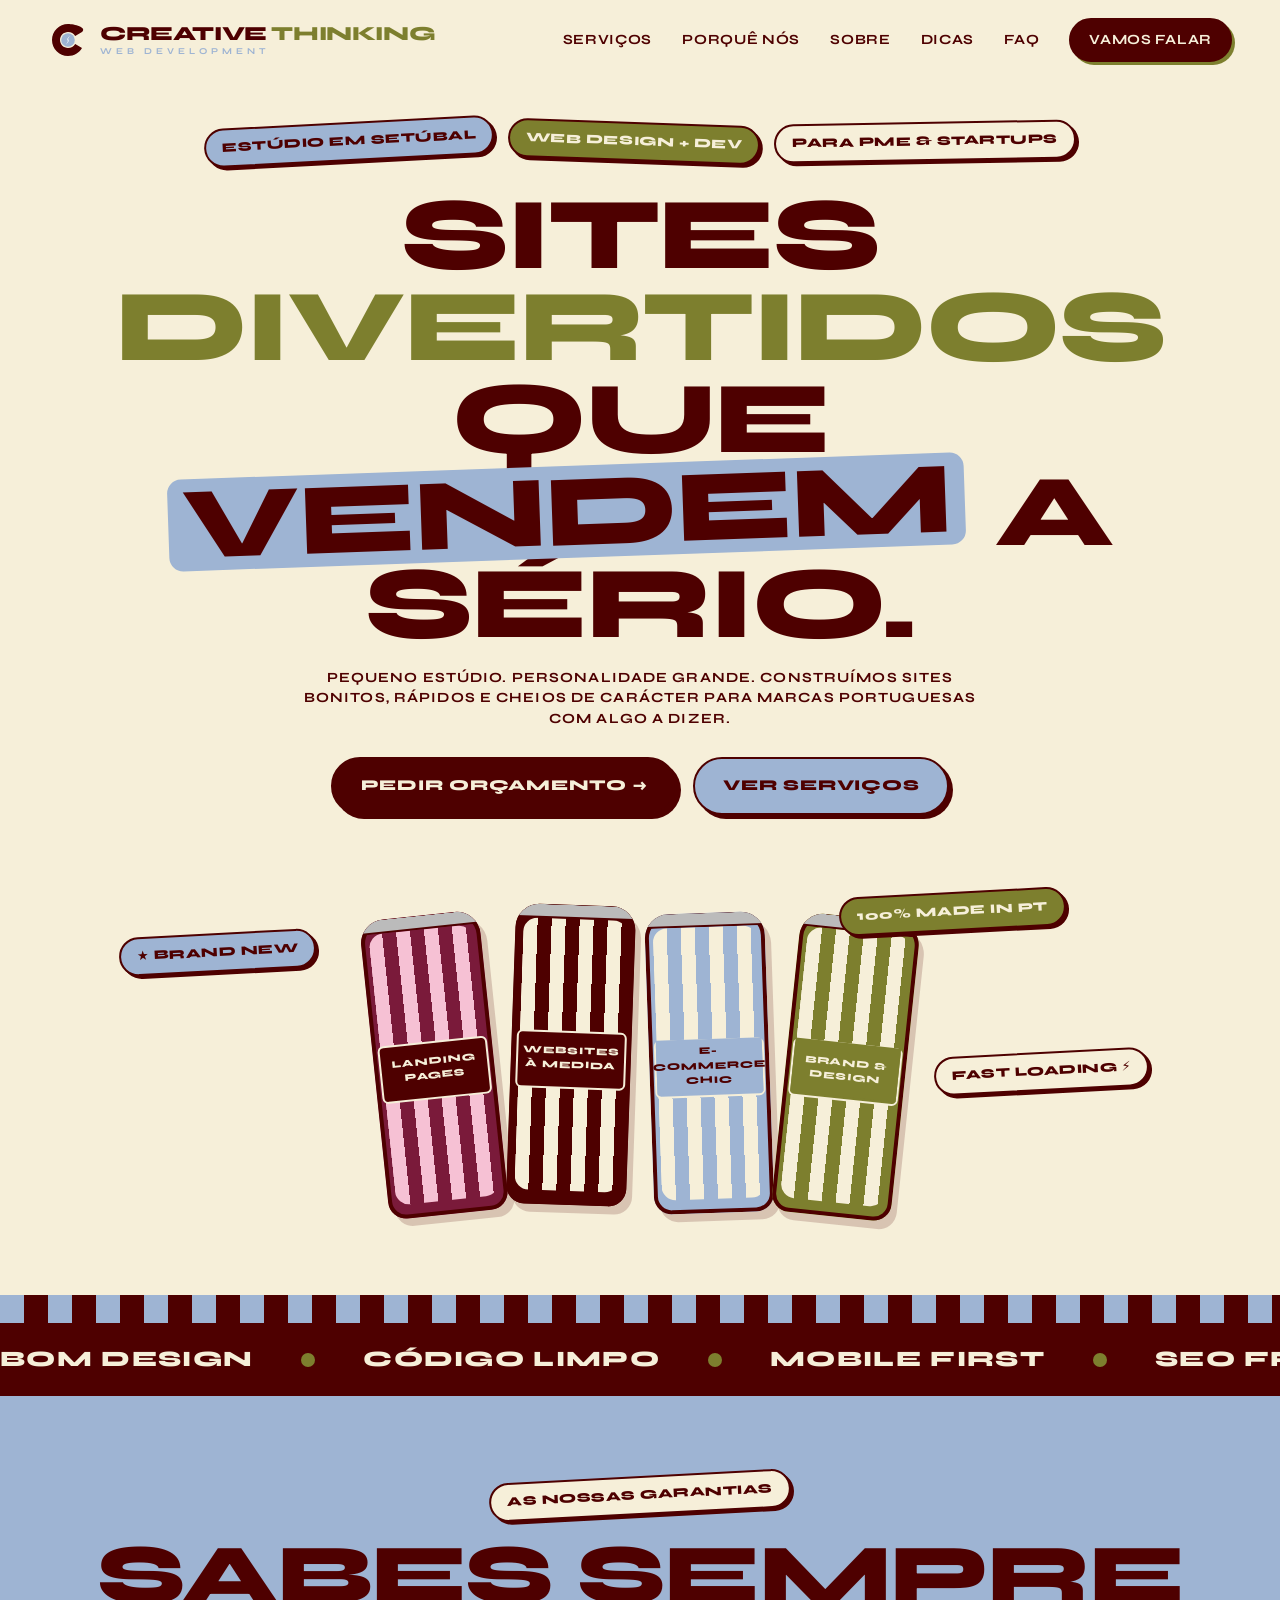
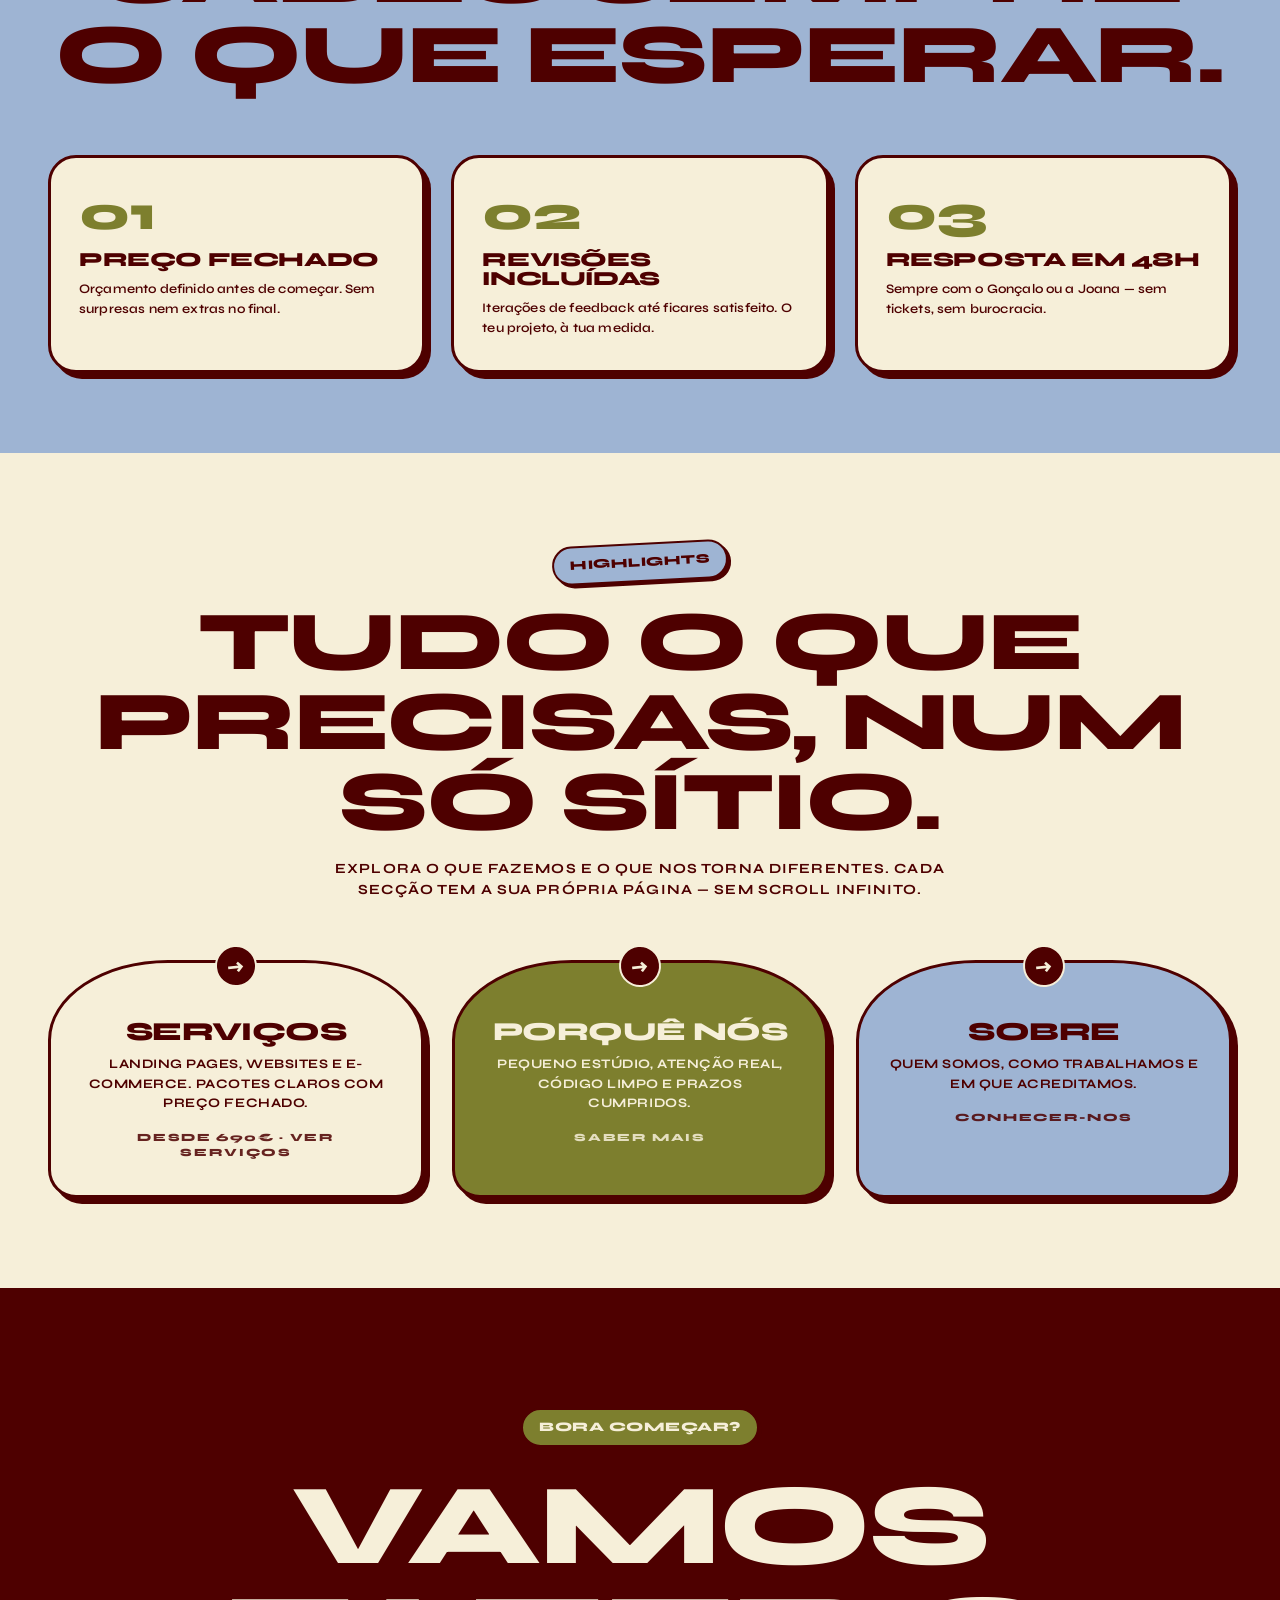
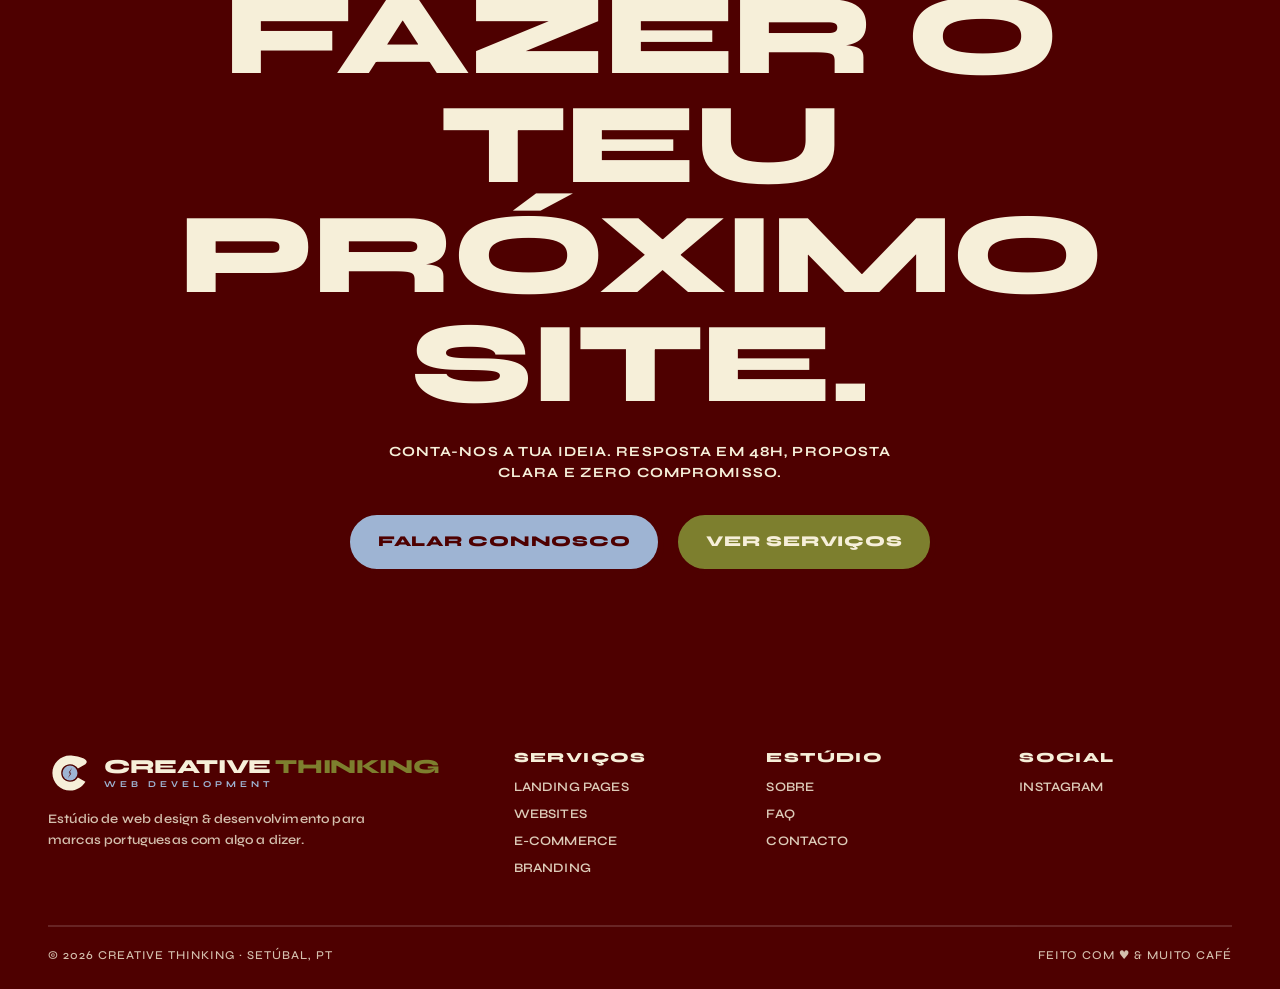
<file: site/index.html>
<!doctype html>
<html lang="pt">
<head>
<meta charset="utf-8" />
<meta name="viewport" content="width=device-width,initial-scale=1" />
<title>Creative Thinking — Web Development & Design</title>
<meta name="description" content="Estúdio de web development e design para pequenas empresas e startups. Sites bonitos, rápidos e com personalidade." />
<link rel="icon" href="favicon.svg" type="image/svg+xml">
<meta property="og:type" content="website">
<meta property="og:url" content="https://creativethinking.pt/">
<meta property="og:title" content="Creative Thinking — Web Development & Design">
<meta property="og:description" content="Pequeno estúdio. Sites bonitos, rápidos e com personalidade para marcas portuguesas.">
<meta property="og:image" content="https://creativethinking.pt/og-image.png">
<meta name="twitter:card" content="summary_large_image">
<meta name="theme-color" content="#4E0000">
<link rel="canonical" href="https://creativethinking.pt/">
<script type="application/ld+json">
{
  "@context": "https://schema.org",
  "@type": "LocalBusiness",
  "name": "Creative Thinking",
  "description": "Estúdio de web design e desenvolvimento para marcas portuguesas.",
  "url": "https://creativethinking.pt",
  "email": "joana@creativethinking.pt",
  "telephone": "+351913306609",
  "address": {
    "@type": "PostalAddress",
    "addressLocality": "Setúbal",
    "addressCountry": "PT"
  },
  "sameAs": ["https://www.instagram.com/creativethinking.pt/"]
}
</script>
<link rel="preconnect" href="https://fonts.googleapis.com">
<link rel="preconnect" href="https://fonts.gstatic.com" crossorigin>
<link href="https://fonts.googleapis.com/css2?family=Syne:wght@500;700;800&family=Caveat:wght@500;700&display=swap" rel="stylesheet">
<link rel="stylesheet" href="styles.css">
</head>
<body>
<header class="nav" id="nav">
  <div class="container nav-inner">
    <a href="index.html" class="logo" aria-label="Creative Thinking — Início">
      <svg viewBox="0 0 100 100" width="40" height="40" aria-hidden="true">
        <path d="M50 10C27.9 10 10 27.9 10 50s17.9 40 40 40c15.5 0 28.5-8.5 35-20L68 60c-4 6-10 10-18 10-11.1 0-20-8.9-20-20s8.9-20 20-20c8 0 14 4 18 10l17-10C98.5 18.5 65.5 10 50 10Z" fill="#4E0000"/>
        <circle cx="50" cy="50" r="17" fill="#9EB4D3"/>
        <polygon points="55,38 48,51 53,51 45,62 52,49 47,49" fill="#FFFFFF"/>
      </svg>
      <span class="logo-text">
        <span class="row"><span class="a">Creative</span> <span class="b">Thinking</span></span>
        <span class="sub">WEB DEVELOPMENT</span>
      </span>
    </a>
    <nav class="nav-links" id="navLinks" aria-label="Navegação principal">
      <a href="servicos.html">Serviços</a>
      <a href="porque.html">Porquê nós</a>
      <a href="sobre.html">Sobre</a>
      <a href="dicas.html">Dicas</a>
      <a href="faq.html">FAQ</a>
      <a href="contacto.html" class="nav-cta">Vamos falar</a>
    </nav>
    <button class="burger" id="burger" aria-label="Abrir menu"><span></span></button>
  </div>
</header>

<section class="hero">
  <div class="container">
    <div class="badges">
      <span class="sticker">Estúdio em Setúbal</span>
      <span class="sticker gold">Web design + Dev</span>
      <span class="sticker cream">Para PME &amp; Startups</span>
    </div>
    <h1>
      Sites <span class="pop">divertidos</span><br>
      que <span class="blue">vendem</span> a sério.
    </h1>
    <p class="lead">Pequeno estúdio. Personalidade grande. Construímos sites bonitos, rápidos e cheios de carácter para marcas portuguesas com algo a dizer.</p>
    <div class="cta-row">
      <a href="contacto.html" class="btn btn-dark">Pedir orçamento →</a>
      <a href="servicos.html" class="btn btn-primary">Ver serviços</a>
    </div>

    <div class="hero-shapes" aria-hidden="true">
      <span class="float-sticker s1 sticker">★ Brand New</span>
      <span class="float-sticker s3 sticker gold">100% Made in PT</span>
      <span class="float-sticker s2 sticker cream">Fast loading ⚡</span>

      <div class="can c1"><div class="top"></div><div class="label">LANDING<br>PAGES</div></div>
      <div class="can c2"><div class="top"></div><div class="label">WEBSITES<br>À MEDIDA</div></div>
      <div class="can c3"><div class="top"></div><div class="label">E-COMMERCE<br>CHIC</div></div>
      <div class="can c4"><div class="top"></div><div class="label">BRAND &amp;<br>DESIGN</div></div>
    </div>
  </div>
</section>

<div class="stripes" aria-hidden="true"></div>

<div class="marquee" aria-hidden="true">
  <div class="marquee-track">
    <span>Bom design <i class="dot"></i> Código limpo <i class="dot"></i> Mobile first <i class="dot"></i> SEO friendly <i class="dot"></i> Sites com personalidade <i class="dot"></i> Feito em Portugal <i class="dot"></i></span>
    <span>Bom design <i class="dot"></i> Código limpo <i class="dot"></i> Mobile first <i class="dot"></i> SEO friendly <i class="dot"></i> Sites com personalidade <i class="dot"></i> Feito em Portugal <i class="dot"></i></span>
  </div>
</div>

<section class="section-blue trust-strip">
  <div class="container">
    <div class="section-head reveal">
      <span class="sticker cream">As nossas garantias</span>
      <h2>Sabes sempre<br>o que esperar.</h2>
    </div>
    <div class="trust-grid">
      <article class="trust-item reveal">
        <div class="num">01</div>
        <h3>Preço fechado</h3>
        <p>Orçamento definido antes de começar. Sem surpresas nem extras no final.</p>
      </article>
      <article class="trust-item reveal">
        <div class="num">02</div>
        <h3>Revisões incluídas</h3>
        <p>Iterações de feedback até ficares satisfeito. O teu projeto, à tua medida.</p>
      </article>
      <article class="trust-item reveal">
        <div class="num">03</div>
        <h3>Resposta em 48h</h3>
        <p>Sempre com o Gonçalo ou a Joana — sem tickets, sem burocracia.</p>
      </article>
    </div>
  </div>
</section>

<section class="section-cream">
  <div class="container">
    <div class="section-head reveal">
      <span class="sticker">Highlights</span>
      <h2>Tudo o que<br>precisas, num só sítio.</h2>
      <p>Explora o que fazemos e o que nos torna diferentes. Cada secção tem a sua própria página — sem scroll infinito.</p>
    </div>
    <div class="blob-grid">
      <a href="servicos.html" class="blob-card reveal"><span class="num">→</span><h3>Serviços</h3><p>Landing pages, websites e e-commerce. Pacotes claros com preço fechado.</p><div class="price">Desde 690€ · VER SERVIÇOS</div></a>
      <a href="porque.html" class="blob-card gold reveal"><span class="num">→</span><h3>Porquê nós</h3><p>Pequeno estúdio, atenção real, código limpo e prazos cumpridos.</p><div class="price">SABER MAIS</div></a>
      <a href="sobre.html" class="blob-card blue reveal"><span class="num">→</span><h3>Sobre</h3><p>Quem somos, como trabalhamos e em que acreditamos.</p><div class="price">CONHECER-NOS</div></a>
    </div>
  </div>
</section>

<section class="section-dark final-cta">
  <div class="container">
    <span class="sticker gold reveal">Bora começar?</span>
    <h2 class="reveal">Vamos fazer o<br>teu próximo site.</h2>
    <p class="reveal" style="font-size:14px;font-weight:700;letter-spacing:.08em;margin:0 auto 30px;max-width:560px">Conta-nos a tua ideia. Resposta em 48h, proposta clara e zero compromisso.</p>
    <div class="cta-row reveal" style="display:flex;gap:16px;justify-content:center;flex-wrap:wrap">
      <a href="contacto.html" class="btn btn-primary">Falar connosco</a>
      <a href="servicos.html" class="btn btn-gold">Ver serviços</a>
    </div>
  </div>
</section>

<footer>
  <div class="container">
    <div class="foot">
      <div class="brand">
        <div class="logo">
          <svg viewBox="0 0 100 100" width="44" height="44" aria-hidden="true">
            <path d="M50 10C27.9 10 10 27.9 10 50s17.9 40 40 40c15.5 0 28.5-8.5 35-20L68 60c-4 6-10 10-18 10-11.1 0-20-8.9-20-20s8.9-20 20-20c8 0 14 4 18 10l17-10C98.5 18.5 65.5 10 50 10Z" fill="#F6EFD9"/>
            <circle cx="50" cy="50" r="17" fill="#9EB4D3"/>
            <polygon points="55,38 48,51 53,51 45,62 52,49 47,49" fill="#4E0000"/>
          </svg>
          <span class="logo-text">
            <span class="row" style="color:var(--cream)">Creative <span style="color:var(--gold)">Thinking</span></span>
            <span class="sub" style="color:var(--blue)">WEB DEVELOPMENT</span>
          </span>
        </div>
        <p>Estúdio de web design &amp; desenvolvimento para marcas portuguesas com algo a dizer.</p>
      </div>
      <div><h4>Serviços</h4><a href="servicos.html">Landing Pages</a><a href="servicos.html">Websites</a><a href="servicos.html">E-commerce</a><a href="servicos.html">Branding</a></div>
      <div><h4>Estúdio</h4><a href="sobre.html">Sobre</a><a href="faq.html">FAQ</a><a href="contacto.html">Contacto</a></div>
      <div><h4>Social</h4><a href="https://www.instagram.com/creativethinking.pt/" target="_blank" rel="noopener">Instagram</a></div>
    </div>
    <div class="foot-bottom">
      <span>© 2026 Creative Thinking · Setúbal, PT</span>
      <span>Feito com ♥ &amp; muito café</span>
    </div>
  </div>
</footer>

<script src="script.js"></script>
</body>
</html>
</file>
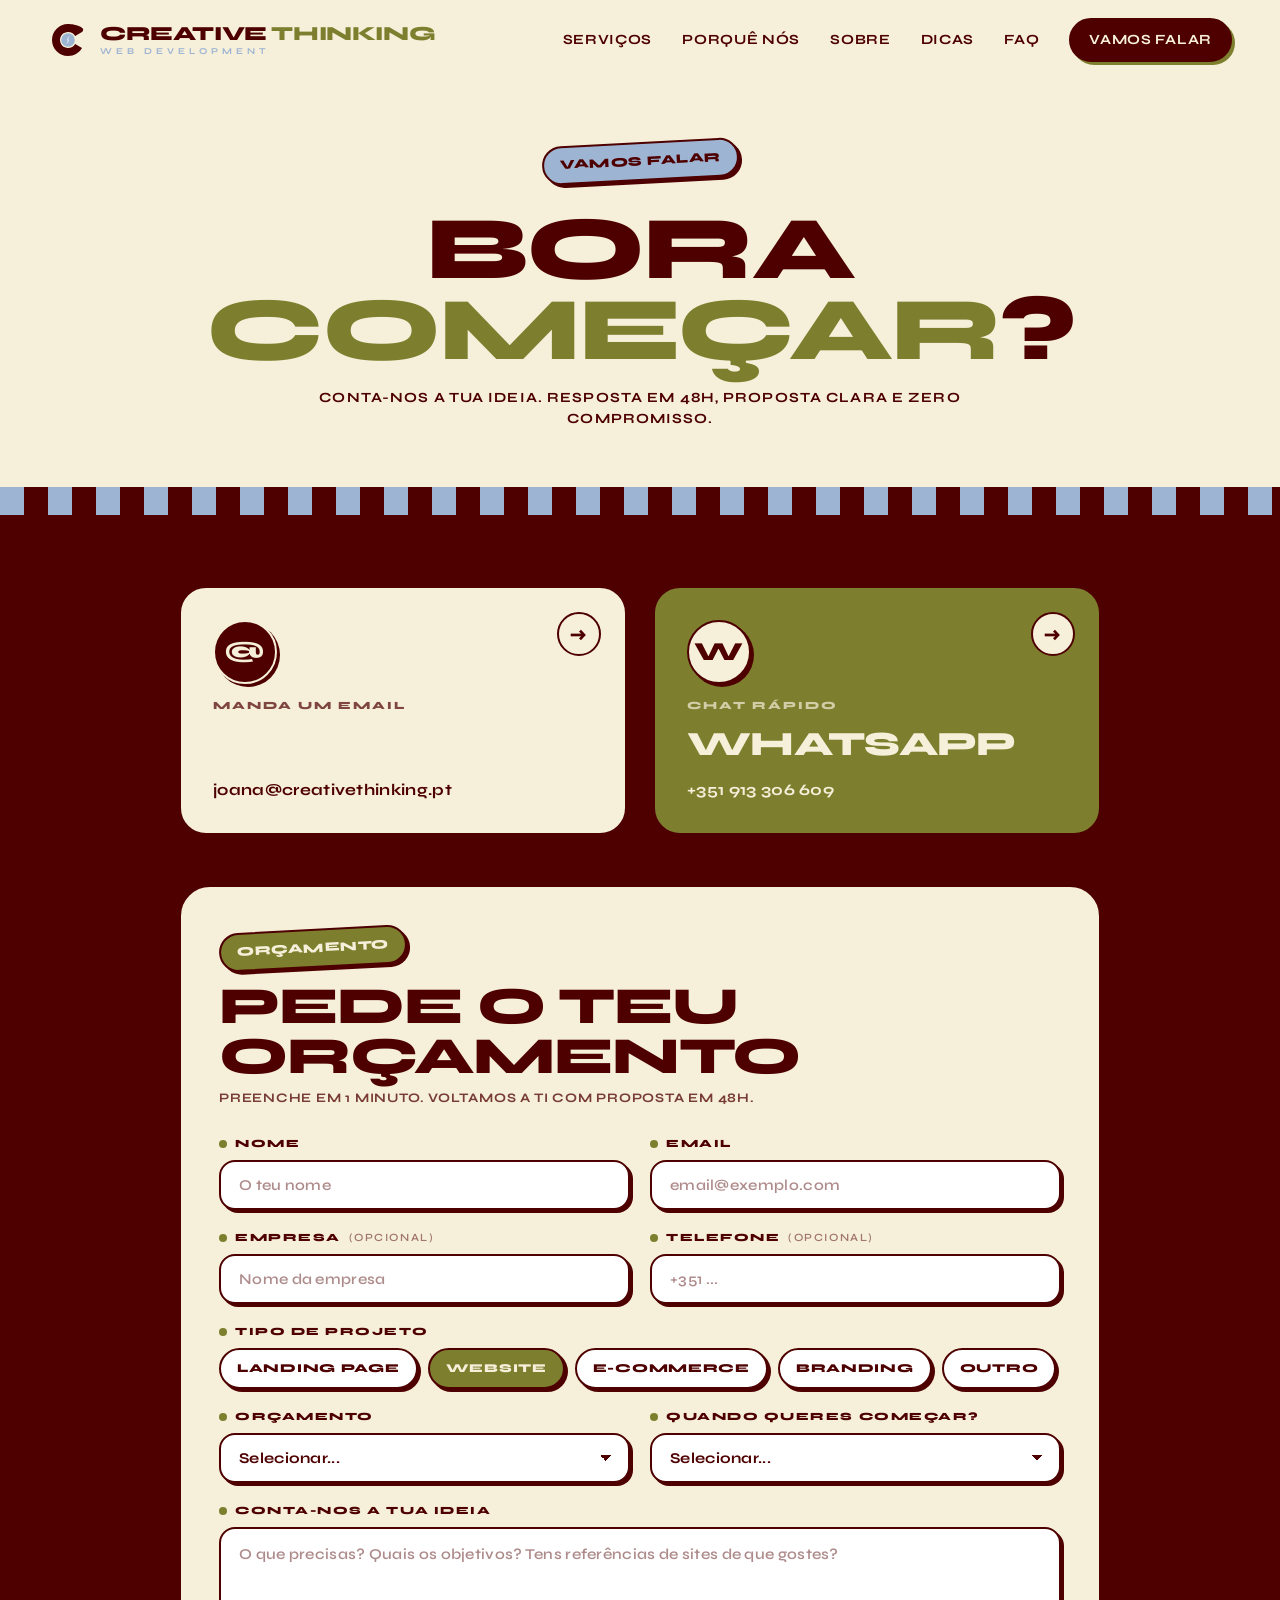
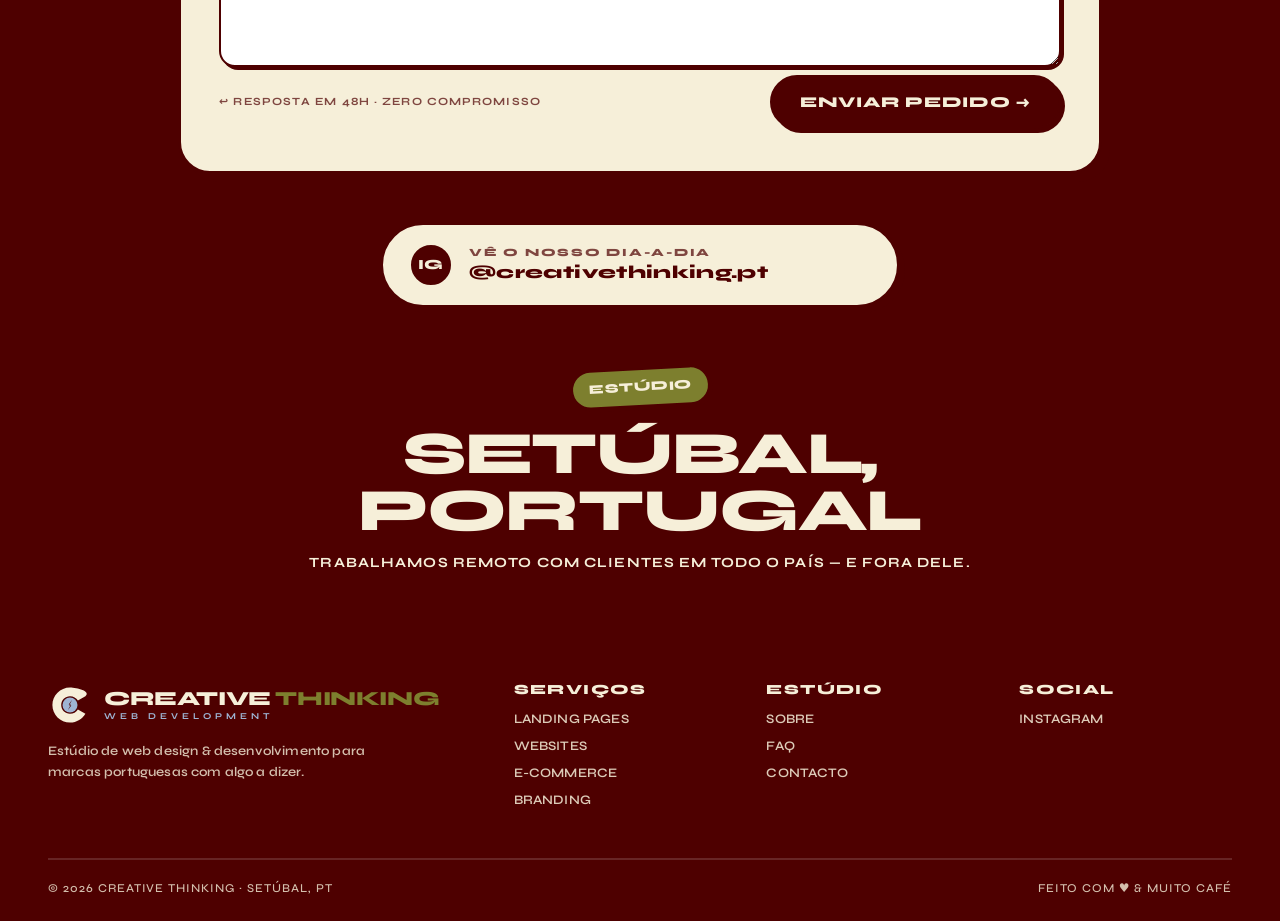
<file: site/contacto.html>
<!doctype html>
<html lang="pt">
<head>
<meta charset="utf-8" />
<meta name="viewport" content="width=device-width,initial-scale=1" />
<title>Contacto — Creative Thinking</title>
<meta name="description" content="Email, WhatsApp, formulário e redes sociais para falares com a Creative Thinking." />
<link rel="icon" href="favicon.svg" type="image/svg+xml">
<meta property="og:type" content="website">
<meta property="og:url" content="https://creativethinking.pt/contacto.html">
<meta property="og:title" content="Contacto — Creative Thinking">
<meta property="og:description" content="Fala connosco por email, WhatsApp ou formulário. Resposta em 48h.">
<meta property="og:image" content="https://creativethinking.pt/og-image.png">
<meta name="twitter:card" content="summary_large_image">
<meta name="theme-color" content="#4E0000">
<link rel="canonical" href="https://creativethinking.pt/contacto.html">
<link rel="preconnect" href="https://fonts.googleapis.com">
<link rel="preconnect" href="https://fonts.gstatic.com" crossorigin>
<link href="https://fonts.googleapis.com/css2?family=Syne:wght@500;700;800&family=Caveat:wght@500;700&display=swap" rel="stylesheet">
<link rel="stylesheet" href="styles.css">
</head>
<body>
<header class="nav" id="nav">
  <div class="container nav-inner">
    <a href="index.html" class="logo" aria-label="Creative Thinking — Início">
      <svg viewBox="0 0 100 100" width="40" height="40" aria-hidden="true">
        <path d="M50 10C27.9 10 10 27.9 10 50s17.9 40 40 40c15.5 0 28.5-8.5 35-20L68 60c-4 6-10 10-18 10-11.1 0-20-8.9-20-20s8.9-20 20-20c8 0 14 4 18 10l17-10C98.5 18.5 65.5 10 50 10Z" fill="#4E0000"/>
        <circle cx="50" cy="50" r="17" fill="#9EB4D3"/>
        <polygon points="55,38 48,51 53,51 45,62 52,49 47,49" fill="#FFFFFF"/>
      </svg>
      <span class="logo-text">
        <span class="row"><span class="a">Creative</span> <span class="b">Thinking</span></span>
        <span class="sub">WEB DEVELOPMENT</span>
      </span>
    </a>
    <nav class="nav-links" id="navLinks" aria-label="Navegação principal">
      <a href="servicos.html">Serviços</a>
      <a href="porque.html">Porquê nós</a>
      <a href="sobre.html">Sobre</a>
      <a href="dicas.html">Dicas</a>
      <a href="faq.html">FAQ</a>
      <a href="contacto.html" class="nav-cta">Vamos falar</a>
    </nav>
    <button class="burger" id="burger" aria-label="Abrir menu"><span></span></button>
  </div>
</header>

<section class="hero" style="padding:60px 0 30px">
  <div class="container">
    <div class="badges"><span class="sticker">Vamos falar</span></div>
    <h1 style="font-size:clamp(40px,7vw,90px)">Bora <span class="pop">começar</span>?</h1>
    <p class="lead">Conta-nos a tua ideia. Resposta em 48h, proposta clara e zero compromisso.</p>
  </div>
</section>

<div class="stripes" aria-hidden="true"></div>

<section class="section-dark" style="padding:70px 0 50px">
  <div class="container" style="max-width:980px">

    <div class="contact-top">
      <a href="mailto:joana@creativethinking.pt" class="contact-card reveal">
        <div class="arrow">→</div>
        <div class="icon">@</div>
        <div class="label">Manda um email</div>
        <h3>Email</h3>
        <span class="value">joana@creativethinking.pt</span>
      </a>
      <a href="https://wa.me/351913306609" class="contact-card wa reveal" target="_blank" rel="noopener">
        <div class="arrow">→</div>
        <div class="icon">W</div>
        <div class="label">Chat rápido</div>
        <h3>WhatsApp</h3>
        <span class="value">+351 913 306 609</span>
      </a>
    </div>

    <form class="contact-form reveal" id="contactForm" novalidate>
      <div class="form-head">
        <span class="sticker gold">Orçamento</span>
        <h2>Pede o teu orçamento</h2>
      </div>
      <p class="form-sub">Preenche em 1 minuto. Voltamos a ti com proposta em 48h.</p>

      <div class="form-grid">
        <div class="field">
          <label for="f-name"><span class="dot"></span>Nome</label>
          <input id="f-name" name="name" type="text" placeholder="O teu nome" required>
        </div>
        <div class="field">
          <label for="f-email"><span class="dot"></span>Email</label>
          <input id="f-email" name="email" type="email" placeholder="email@exemplo.com" required>
        </div>

        <div class="field">
          <label for="f-company"><span class="dot"></span>Empresa <em style="opacity:.5;font-style:normal;font-weight:600">(opcional)</em></label>
          <input id="f-company" name="company" type="text" placeholder="Nome da empresa">
        </div>
        <div class="field">
          <label for="f-phone"><span class="dot"></span>Telefone <em style="opacity:.5;font-style:normal;font-weight:600">(opcional)</em></label>
          <input id="f-phone" name="phone" type="tel" placeholder="+351 ...">
        </div>

        <div class="field full">
          <label><span class="dot"></span>Tipo de projeto</label>
          <div class="chips" role="radiogroup" aria-label="Tipo de projeto">
            <label class="chip"><input type="radio" name="project" value="landing"><span>Landing page</span></label>
            <label class="chip"><input type="radio" name="project" value="website" checked><span>Website</span></label>
            <label class="chip"><input type="radio" name="project" value="ecommerce"><span>E-commerce</span></label>
            <label class="chip"><input type="radio" name="project" value="branding"><span>Branding</span></label>
            <label class="chip"><input type="radio" name="project" value="outro"><span>Outro</span></label>
          </div>
        </div>

        <div class="field">
          <label for="f-budget"><span class="dot"></span>Orçamento</label>
          <select id="f-budget" name="budget">
            <option value="">Selecionar...</option>
            <option value="lt-1k">Até 1.000 €</option>
            <option value="1-3k">1.000 € – 3.000 €</option>
            <option value="3-6k">3.000 € – 6.000 €</option>
            <option value="6-10k">6.000 € – 10.000 €</option>
            <option value="10k+">10.000 € +</option>
            <option value="?">Ainda não sei</option>
          </select>
        </div>
        <div class="field">
          <label for="f-when"><span class="dot"></span>Quando queres começar?</label>
          <select id="f-when" name="when">
            <option value="">Selecionar...</option>
            <option>O quanto antes</option>
            <option>Próximo mês</option>
            <option>Próximos 3 meses</option>
            <option>Só estou a explorar</option>
          </select>
        </div>

        <div class="field full">
          <label for="f-msg"><span class="dot"></span>Conta-nos a tua ideia</label>
          <textarea id="f-msg" name="message" placeholder="O que precisas? Quais os objetivos? Tens referências de sites de que gostes?" required></textarea>
        </div>
      </div>

      <div class="form-actions">
        <span class="form-note">↩ Resposta em 48h · zero compromisso</span>
        <button type="submit" class="btn btn-dark">Enviar pedido →</button>
      </div>
    </form>

    <div class="form-success reveal" id="formSuccess">
      <div class="big">🎉</div>
      <h3>Recebido!</h3>
      <p>Voltamos a ti em 48h. Entretanto, segue-nos no Instagram.</p>
    </div>

    <div class="socials-row reveal" style="grid-template-columns:1fr;max-width:520px;margin-left:auto;margin-right:auto">
      <a href="https://www.instagram.com/creativethinking.pt/" class="social-pill" target="_blank" rel="noopener">
        <div class="icon">IG</div>
        <div class="meta">
          <span class="t">Vê o nosso dia-a-dia</span>
          <span class="h">@creativethinking.pt</span>
        </div>
      </a>
    </div>

    <div class="reveal" style="text-align:center;margin-top:60px">
      <span class="sticker gold">Estúdio</span>
      <h2 style="font-size:clamp(34px,5vw,60px);margin-top:18px;color:var(--cream)">Setúbal, Portugal</h2>
      <p style="margin-top:14px;font-size:14px;font-weight:700;letter-spacing:.08em">Trabalhamos remoto com clientes em todo o país — e fora dele.</p>
    </div>
  </div>
</section>

<footer>
  <div class="container">
    <div class="foot">
      <div class="brand">
        <div class="logo">
          <svg viewBox="0 0 100 100" width="44" height="44" aria-hidden="true">
            <path d="M50 10C27.9 10 10 27.9 10 50s17.9 40 40 40c15.5 0 28.5-8.5 35-20L68 60c-4 6-10 10-18 10-11.1 0-20-8.9-20-20s8.9-20 20-20c8 0 14 4 18 10l17-10C98.5 18.5 65.5 10 50 10Z" fill="#F6EFD9"/>
            <circle cx="50" cy="50" r="17" fill="#9EB4D3"/>
            <polygon points="55,38 48,51 53,51 45,62 52,49 47,49" fill="#4E0000"/>
          </svg>
          <span class="logo-text">
            <span class="row" style="color:var(--cream)">Creative <span style="color:var(--gold)">Thinking</span></span>
            <span class="sub" style="color:var(--blue)">WEB DEVELOPMENT</span>
          </span>
        </div>
        <p>Estúdio de web design &amp; desenvolvimento para marcas portuguesas com algo a dizer.</p>
      </div>
      <div><h4>Serviços</h4><a href="servicos.html">Landing Pages</a><a href="servicos.html">Websites</a><a href="servicos.html">E-commerce</a><a href="servicos.html">Branding</a></div>
      <div><h4>Estúdio</h4><a href="sobre.html">Sobre</a><a href="faq.html">FAQ</a><a href="contacto.html">Contacto</a></div>
      <div><h4>Social</h4><a href="https://www.instagram.com/creativethinking.pt/" target="_blank" rel="noopener">Instagram</a></div>
    </div>
    <div class="foot-bottom">
      <span>© 2026 Creative Thinking · Setúbal, PT</span>
      <span>Feito com ♥ &amp; muito café</span>
    </div>
  </div>
</footer>

<script src="script.js"></script>
<script>
  document.getElementById('contactForm').addEventListener('submit', async function(e){
    e.preventDefault();
    this.classList.add('attempted');
    if(!this.checkValidity()) return;

    const btn = this.querySelector('button[type="submit"]');
    btn.disabled = true;
    btn.textContent = 'A enviar...';

    const fd = new FormData(this);
    const data = {
      name: fd.get('name'),
      email: fd.get('email'),
      company: fd.get('company'),
      phone: fd.get('phone'),
      project: fd.get('project'),
      budget: fd.get('budget'),
      when: fd.get('when'),
      message: fd.get('message'),
    };

    try {
      const res = await fetch('/api/orcamento', {
        method: 'POST',
        headers: { 'Content-Type': 'application/json' },
        body: JSON.stringify(data),
      });
      if (!res.ok) throw new Error('Server error');
      this.style.display = 'none';
      document.getElementById('formSuccess').classList.add('show');
      window.scrollTo({top: document.getElementById('formSuccess').offsetTop - 120, behavior:'smooth'});
    } catch {
      btn.disabled = false;
      btn.textContent = 'Enviar pedido →';
      alert('Erro ao enviar. Tenta novamente ou envia email para joana@creativethinking.pt');
    }
  });
</script>
</body>
</html>
</file>
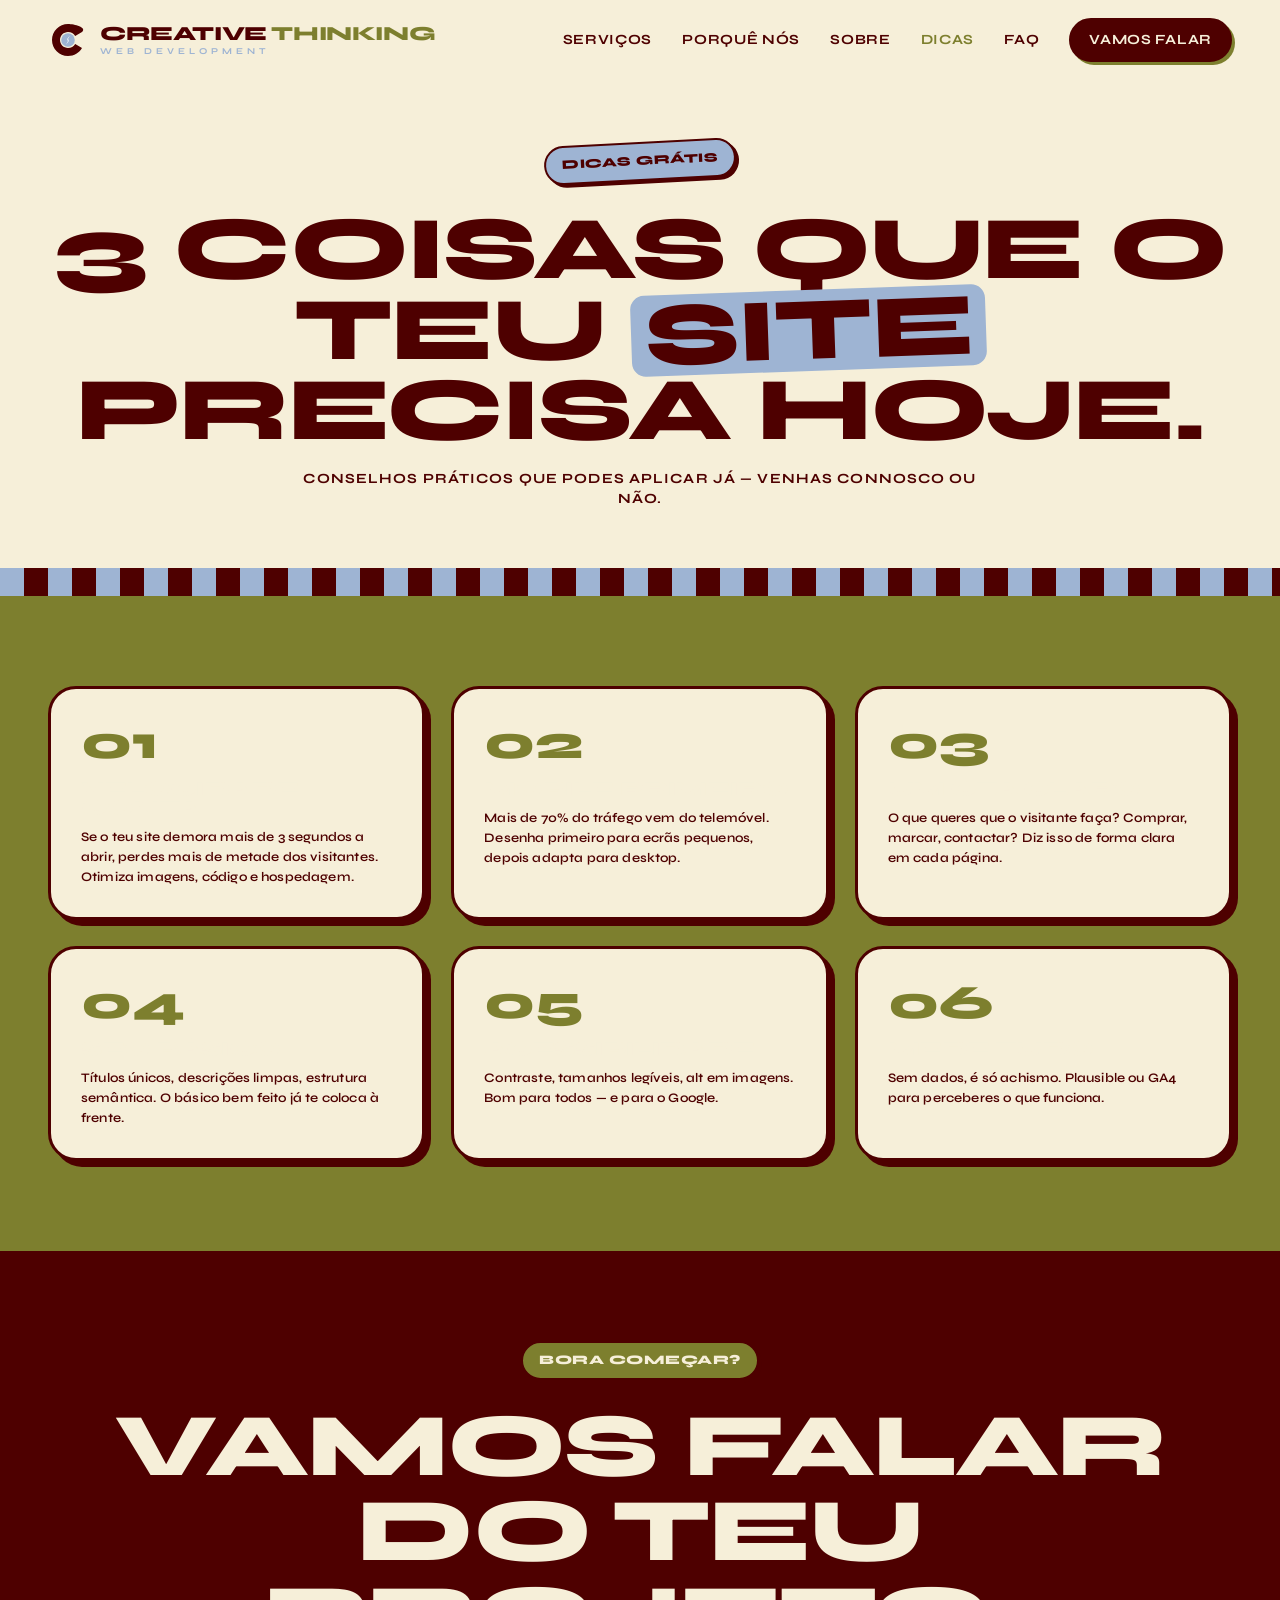
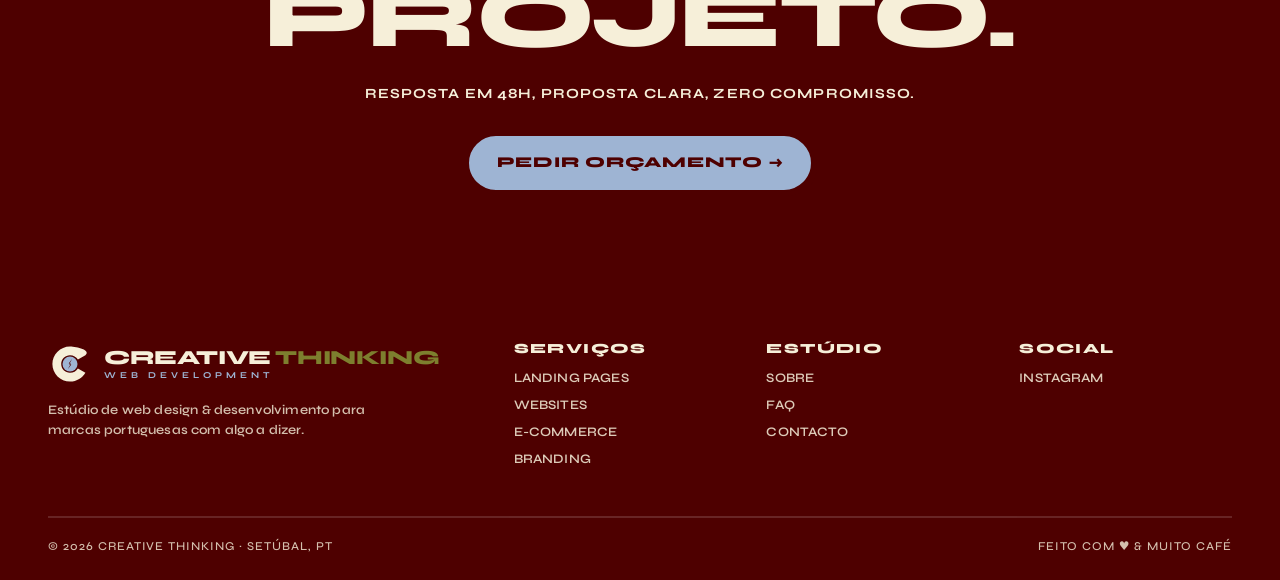
<file: site/dicas.html>
<!doctype html>
<html lang="pt">
<head>
<meta charset="utf-8" />
<meta name="viewport" content="width=device-width,initial-scale=1" />
<title>Dicas — Creative Thinking</title>
<meta name="description" content="Conselhos práticos de web design e desenvolvimento que podes aplicar já ao teu site." />
<link rel="icon" href="favicon.svg" type="image/svg+xml">
<meta property="og:type" content="website">
<meta property="og:url" content="https://creativethinking.pt/dicas.html">
<meta property="og:title" content="Dicas — Creative Thinking">
<meta property="og:description" content="Conselhos práticos de web design e desenvolvimento que podes aplicar já ao teu site.">
<meta property="og:image" content="https://creativethinking.pt/og-image.png">
<meta name="twitter:card" content="summary_large_image">
<meta name="theme-color" content="#4E0000">
<link rel="canonical" href="https://creativethinking.pt/dicas.html">
<link rel="preconnect" href="https://fonts.googleapis.com">
<link rel="preconnect" href="https://fonts.gstatic.com" crossorigin>
<link href="https://fonts.googleapis.com/css2?family=Syne:wght@500;700;800&family=Caveat:wght@500;700&display=swap" rel="stylesheet">
<link rel="stylesheet" href="styles.css">
</head>
<body>
<header class="nav" id="nav">
  <div class="container nav-inner">
    <a href="index.html" class="logo" aria-label="Creative Thinking — Início">
      <svg viewBox="0 0 100 100" width="40" height="40" aria-hidden="true">
        <path d="M50 10C27.9 10 10 27.9 10 50s17.9 40 40 40c15.5 0 28.5-8.5 35-20L68 60c-4 6-10 10-18 10-11.1 0-20-8.9-20-20s8.9-20 20-20c8 0 14 4 18 10l17-10C98.5 18.5 65.5 10 50 10Z" fill="#4E0000"/>
        <circle cx="50" cy="50" r="17" fill="#9EB4D3"/>
        <polygon points="55,38 48,51 53,51 45,62 52,49 47,49" fill="#FFFFFF"/>
      </svg>
      <span class="logo-text">
        <span class="row"><span class="a">Creative</span> <span class="b">Thinking</span></span>
        <span class="sub">WEB DEVELOPMENT</span>
      </span>
    </a>
    <nav class="nav-links" id="navLinks" aria-label="Navegação principal">
      <a href="servicos.html">Serviços</a>
      <a href="porque.html">Porquê nós</a>
      <a href="sobre.html">Sobre</a>
      <a href="dicas.html" style="color:var(--gold)">Dicas</a>
      <a href="faq.html">FAQ</a>
      <a href="contacto.html" class="nav-cta">Vamos falar</a>
    </nav>
    <button class="burger" id="burger" aria-label="Abrir menu"><span></span></button>
  </div>
</header>

<section class="hero" style="padding:60px 0 30px">
  <div class="container">
    <div class="badges"><span class="sticker">Dicas grátis</span></div>
    <h1 style="font-size:clamp(40px,7vw,90px)">3 coisas que o teu <span class="blue">site</span> precisa hoje.</h1>
    <p class="lead">Conselhos práticos que podes aplicar já — venhas connosco ou não.</p>
  </div>
</section>

<div class="stripes" aria-hidden="true"></div>

<section class="section-gold">
  <div class="container">
    <div class="tips-grid">
      <article class="tip reveal"><div class="num">01</div><h3>Velocidade conta</h3><p>Se o teu site demora mais de 3 segundos a abrir, perdes mais de metade dos visitantes. Otimiza imagens, código e hospedagem.</p></article>
      <article class="tip reveal"><div class="num">02</div><h3>Mobile primeiro</h3><p>Mais de 70% do tráfego vem do telemóvel. Desenha primeiro para ecrãs pequenos, depois adapta para desktop.</p></article>
      <article class="tip reveal"><div class="num">03</div><h3>Um CTA claro</h3><p>O que queres que o visitante faça? Comprar, marcar, contactar? Diz isso de forma clara em cada página.</p></article>
      <article class="tip reveal"><div class="num">04</div><h3>SEO básico</h3><p>Títulos únicos, descrições limpas, estrutura semântica. O básico bem feito já te coloca à frente.</p></article>
      <article class="tip reveal"><div class="num">05</div><h3>Acessibilidade</h3><p>Contraste, tamanhos legíveis, alt em imagens. Bom para todos — e para o Google.</p></article>
      <article class="tip reveal"><div class="num">06</div><h3>Mede tudo</h3><p>Sem dados, é só achismo. Plausible ou GA4 para perceberes o que funciona.</p></article>
    </div>
  </div>
</section>

<section class="section-dark final-cta" style="padding:90px 0">
  <div class="container">
    <span class="sticker gold reveal">Bora começar?</span>
    <h2 class="reveal" style="font-size:clamp(40px,7vw,90px)">Vamos falar<br>do teu projeto.</h2>
    <p class="reveal" style="font-size:14px;font-weight:700;letter-spacing:.08em;margin:18px auto 30px;max-width:560px">Resposta em 48h, proposta clara, zero compromisso.</p>
    <div class="cta-row reveal" style="display:flex;gap:16px;justify-content:center;flex-wrap:wrap">
      <a href="contacto.html" class="btn btn-primary">Pedir orçamento →</a>
    </div>
  </div>
</section>

<footer>
  <div class="container">
    <div class="foot">
      <div class="brand">
        <div class="logo">
          <svg viewBox="0 0 100 100" width="44" height="44" aria-hidden="true">
            <path d="M50 10C27.9 10 10 27.9 10 50s17.9 40 40 40c15.5 0 28.5-8.5 35-20L68 60c-4 6-10 10-18 10-11.1 0-20-8.9-20-20s8.9-20 20-20c8 0 14 4 18 10l17-10C98.5 18.5 65.5 10 50 10Z" fill="#F6EFD9"/>
            <circle cx="50" cy="50" r="17" fill="#9EB4D3"/>
            <polygon points="55,38 48,51 53,51 45,62 52,49 47,49" fill="#4E0000"/>
          </svg>
          <span class="logo-text">
            <span class="row" style="color:var(--cream)">Creative <span style="color:var(--gold)">Thinking</span></span>
            <span class="sub" style="color:var(--blue)">WEB DEVELOPMENT</span>
          </span>
        </div>
        <p>Estúdio de web design &amp; desenvolvimento para marcas portuguesas com algo a dizer.</p>
      </div>
      <div><h4>Serviços</h4><a href="servicos.html">Landing Pages</a><a href="servicos.html">Websites</a><a href="servicos.html">E-commerce</a><a href="servicos.html">Branding</a></div>
      <div><h4>Estúdio</h4><a href="sobre.html">Sobre</a><a href="faq.html">FAQ</a><a href="contacto.html">Contacto</a></div>
      <div><h4>Social</h4><a href="https://www.instagram.com/creativethinking.pt/" target="_blank" rel="noopener">Instagram</a></div>
    </div>
    <div class="foot-bottom">
      <span>© 2026 Creative Thinking · Setúbal, PT</span>
      <span>Feito com ♥ &amp; muito café</span>
    </div>
  </div>
</footer>

<script src="script.js"></script>
</body>
</html>
</file>
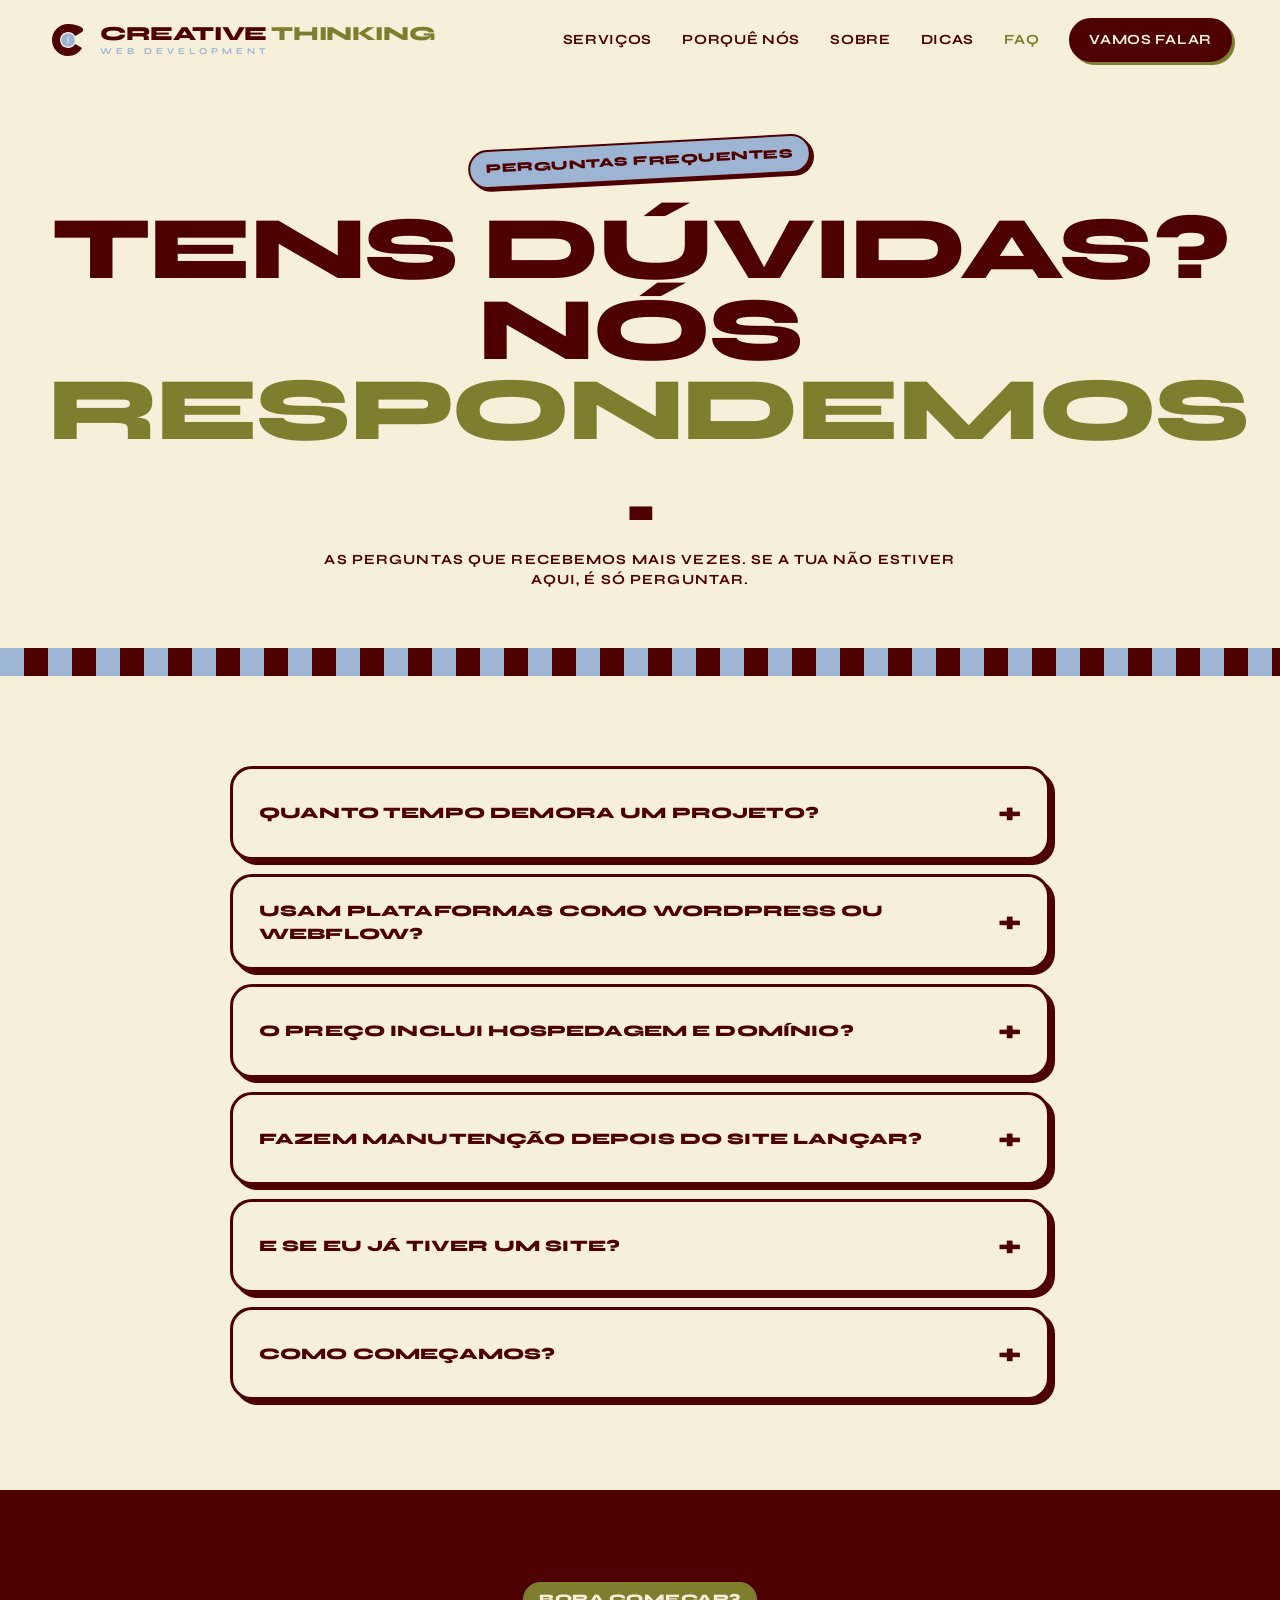
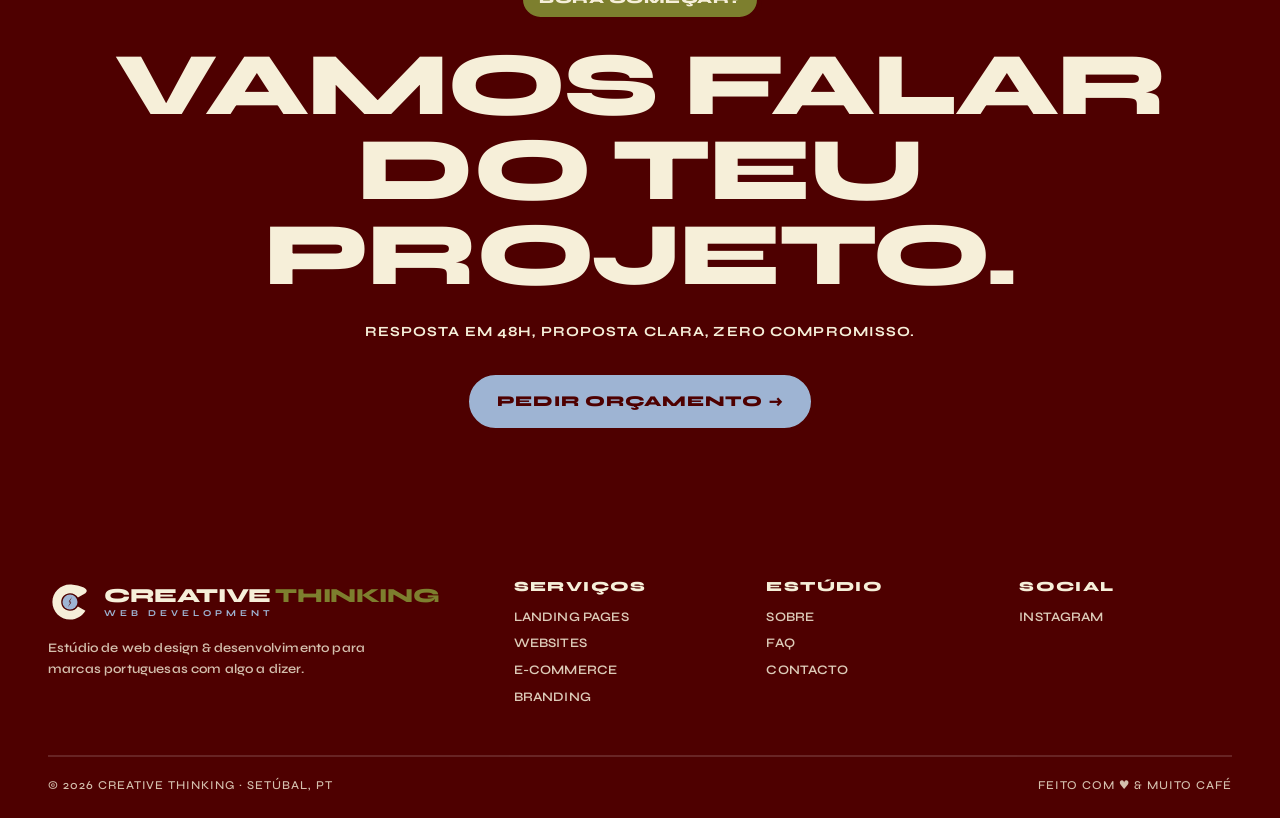
<file: site/faq.html>
<!doctype html>
<html lang="pt">
<head>
<meta charset="utf-8" />
<meta name="viewport" content="width=device-width,initial-scale=1" />
<title>FAQ — Creative Thinking</title>
<meta name="description" content="Perguntas frequentes sobre os serviços, prazos, preços e como trabalha a Creative Thinking." />
<link rel="icon" href="favicon.svg" type="image/svg+xml">
<meta property="og:type" content="website">
<meta property="og:url" content="https://creativethinking.pt/faq.html">
<meta property="og:title" content="FAQ — Creative Thinking">
<meta property="og:description" content="Perguntas frequentes sobre serviços, prazos e preços da Creative Thinking.">
<meta property="og:image" content="https://creativethinking.pt/og-image.png">
<meta name="twitter:card" content="summary_large_image">
<meta name="theme-color" content="#4E0000">
<link rel="canonical" href="https://creativethinking.pt/faq.html">
<link rel="preconnect" href="https://fonts.googleapis.com">
<link rel="preconnect" href="https://fonts.gstatic.com" crossorigin>
<link href="https://fonts.googleapis.com/css2?family=Syne:wght@500;700;800&family=Caveat:wght@500;700&display=swap" rel="stylesheet">
<link rel="stylesheet" href="styles.css">
</head>
<body>
<header class="nav" id="nav">
  <div class="container nav-inner">
    <a href="index.html" class="logo" aria-label="Creative Thinking — Início">
      <svg viewBox="0 0 100 100" width="40" height="40" aria-hidden="true">
        <path d="M50 10C27.9 10 10 27.9 10 50s17.9 40 40 40c15.5 0 28.5-8.5 35-20L68 60c-4 6-10 10-18 10-11.1 0-20-8.9-20-20s8.9-20 20-20c8 0 14 4 18 10l17-10C98.5 18.5 65.5 10 50 10Z" fill="#4E0000"/>
        <circle cx="50" cy="50" r="17" fill="#9EB4D3"/>
        <polygon points="55,38 48,51 53,51 45,62 52,49 47,49" fill="#FFFFFF"/>
      </svg>
      <span class="logo-text">
        <span class="row"><span class="a">Creative</span> <span class="b">Thinking</span></span>
        <span class="sub">WEB DEVELOPMENT</span>
      </span>
    </a>
    <nav class="nav-links" id="navLinks" aria-label="Navegação principal">
      <a href="servicos.html">Serviços</a>
      <a href="porque.html">Porquê nós</a>
      <a href="sobre.html">Sobre</a>
      <a href="dicas.html">Dicas</a>
      <a href="faq.html" style="color:var(--gold)">FAQ</a>
      <a href="contacto.html" class="nav-cta">Vamos falar</a>
    </nav>
    <button class="burger" id="burger" aria-label="Abrir menu"><span></span></button>
  </div>
</header>

<section class="hero" style="padding:60px 0 30px">
  <div class="container">
    <div class="badges"><span class="sticker">Perguntas frequentes</span></div>
    <h1 style="font-size:clamp(40px,7vw,90px)">Tens dúvidas?<br>Nós <span class="pop">respondemos</span>.</h1>
    <p class="lead">As perguntas que recebemos mais vezes. Se a tua não estiver aqui, é só perguntar.</p>
  </div>
</section>

<div class="stripes" aria-hidden="true"></div>

<section class="section-cream">
  <div class="container">
    <div class="faq-wrap">
      <details class="faq reveal"><summary>Quanto tempo demora um projeto?</summary><div class="ans">Uma landing page leva 1 a 2 semanas. Um site institucional, 3 a 4. E-commerce, 4 a 6. Tudo depende da complexidade e da rapidez com que recebemos os teus conteúdos.</div></details>
      <details class="faq reveal"><summary>Usam plataformas como WordPress ou Webflow?</summary><div class="ans">Não. Trabalhamos sempre com código à medida, desenvolvido de raiz para cada cliente. Isso dá-nos total controlo sobre o resultado — sem limitações de templates, sem funcionalidades a mais nem a menos.</div></details>
      <details class="faq reveal"><summary>O preço inclui hospedagem e domínio?</summary><div class="ans">Não, mas ajudamos-te a escolher e a configurar. Hospedagem ronda os 5 a 15€/mês, domínio cerca de 12€/ano.</div></details>
      <details class="faq reveal"><summary>Fazem manutenção depois do site lançar?</summary><div class="ans">Sim. Temos planos mensais a partir de 49€ que incluem atualizações, backups, segurança e pequenas alterações.</div></details>
      <details class="faq reveal"><summary>E se eu já tiver um site?</summary><div class="ans">Avaliamos o que tens, dizemos-te o que vale a pena manter e damos opções: redesign parcial ou refacção completa.</div></details>
      <details class="faq reveal"><summary>Como começamos?</summary><div class="ans">Marcas uma call de 30min connosco. Sem compromisso. Falamos do projeto, mostramos exemplos e enviamos proposta em 48h.</div></details>
    </div>
  </div>
</section>

<section class="section-dark final-cta" style="padding:90px 0">
  <div class="container">
    <span class="sticker gold reveal">Bora começar?</span>
    <h2 class="reveal" style="font-size:clamp(40px,7vw,90px)">Vamos falar<br>do teu projeto.</h2>
    <p class="reveal" style="font-size:14px;font-weight:700;letter-spacing:.08em;margin:18px auto 30px;max-width:560px">Resposta em 48h, proposta clara, zero compromisso.</p>
    <div class="cta-row reveal" style="display:flex;gap:16px;justify-content:center;flex-wrap:wrap">
      <a href="contacto.html" class="btn btn-primary">Pedir orçamento →</a>
    </div>
  </div>
</section>

<footer>
  <div class="container">
    <div class="foot">
      <div class="brand">
        <div class="logo">
          <svg viewBox="0 0 100 100" width="44" height="44" aria-hidden="true">
            <path d="M50 10C27.9 10 10 27.9 10 50s17.9 40 40 40c15.5 0 28.5-8.5 35-20L68 60c-4 6-10 10-18 10-11.1 0-20-8.9-20-20s8.9-20 20-20c8 0 14 4 18 10l17-10C98.5 18.5 65.5 10 50 10Z" fill="#F6EFD9"/>
            <circle cx="50" cy="50" r="17" fill="#9EB4D3"/>
            <polygon points="55,38 48,51 53,51 45,62 52,49 47,49" fill="#4E0000"/>
          </svg>
          <span class="logo-text">
            <span class="row" style="color:var(--cream)">Creative <span style="color:var(--gold)">Thinking</span></span>
            <span class="sub" style="color:var(--blue)">WEB DEVELOPMENT</span>
          </span>
        </div>
        <p>Estúdio de web design &amp; desenvolvimento para marcas portuguesas com algo a dizer.</p>
      </div>
      <div><h4>Serviços</h4><a href="servicos.html">Landing Pages</a><a href="servicos.html">Websites</a><a href="servicos.html">E-commerce</a><a href="servicos.html">Branding</a></div>
      <div><h4>Estúdio</h4><a href="sobre.html">Sobre</a><a href="faq.html">FAQ</a><a href="contacto.html">Contacto</a></div>
      <div><h4>Social</h4><a href="https://www.instagram.com/creativethinking.pt/" target="_blank" rel="noopener">Instagram</a></div>
    </div>
    <div class="foot-bottom">
      <span>© 2026 Creative Thinking · Setúbal, PT</span>
      <span>Feito com ♥ &amp; muito café</span>
    </div>
  </div>
</footer>

<script src="script.js"></script>
</body>
</html>
</file>
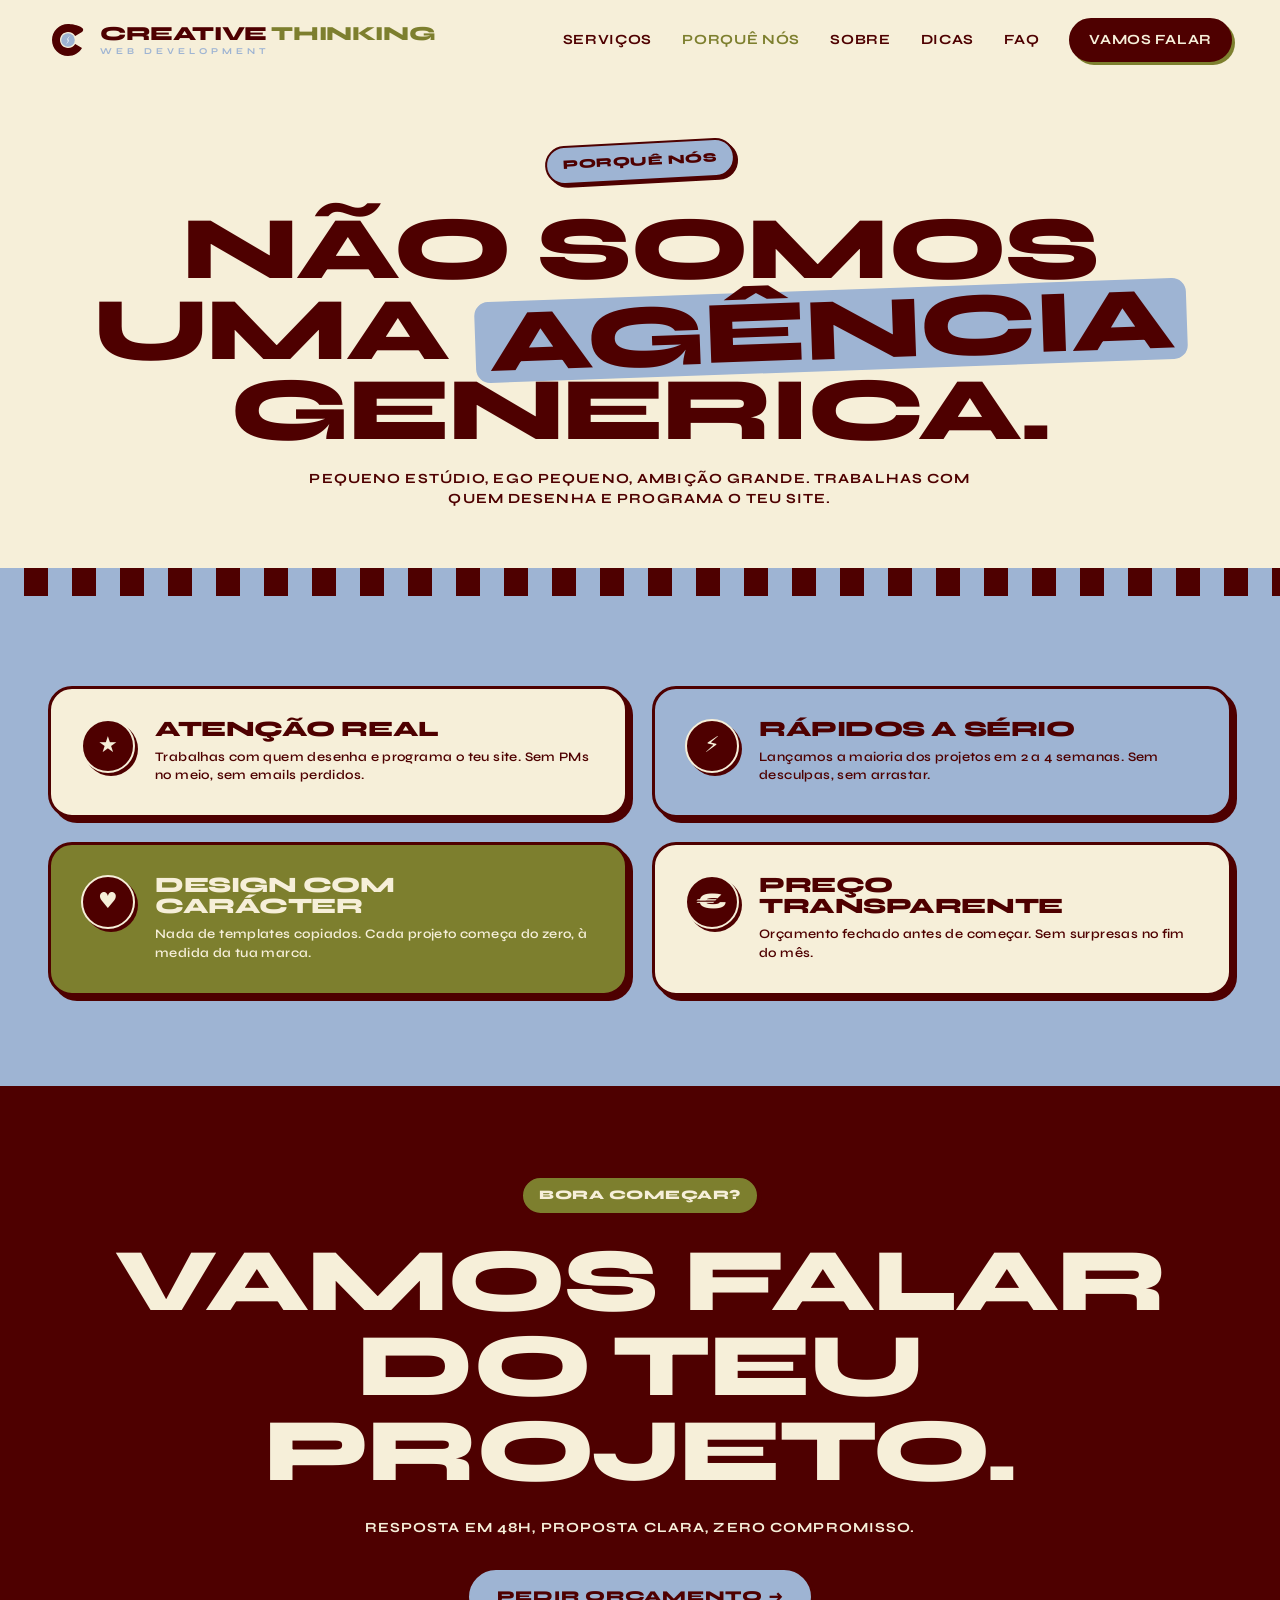
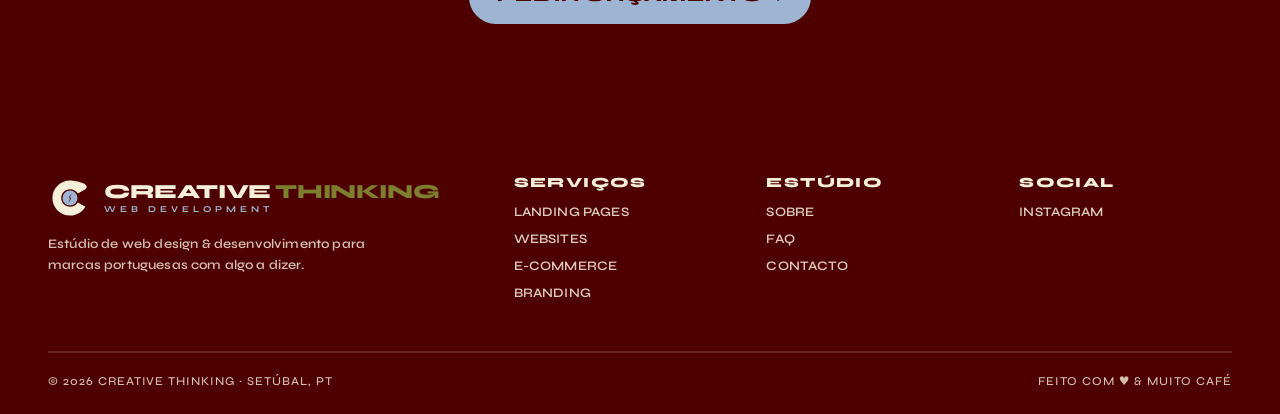
<file: site/porque.html>
<!doctype html>
<html lang="pt">
<head>
<meta charset="utf-8" />
<meta name="viewport" content="width=device-width,initial-scale=1" />
<title>Porquê nós — Creative Thinking</title>
<meta name="description" content="Pequeno estúdio, atenção real, código limpo e prazos cumpridos. Porquê escolher a Creative Thinking." />
<link rel="icon" href="favicon.svg" type="image/svg+xml">
<meta property="og:type" content="website">
<meta property="og:url" content="https://creativethinking.pt/porque.html">
<meta property="og:title" content="Porquê nós — Creative Thinking">
<meta property="og:description" content="Pequeno estúdio, atenção real, código limpo e prazos cumpridos.">
<meta property="og:image" content="https://creativethinking.pt/og-image.png">
<meta name="twitter:card" content="summary_large_image">
<meta name="theme-color" content="#4E0000">
<link rel="canonical" href="https://creativethinking.pt/porque.html">
<link rel="preconnect" href="https://fonts.googleapis.com">
<link rel="preconnect" href="https://fonts.gstatic.com" crossorigin>
<link href="https://fonts.googleapis.com/css2?family=Syne:wght@500;700;800&family=Caveat:wght@500;700&display=swap" rel="stylesheet">
<link rel="stylesheet" href="styles.css">
</head>
<body>
<header class="nav" id="nav">
  <div class="container nav-inner">
    <a href="index.html" class="logo" aria-label="Creative Thinking — Início">
      <svg viewBox="0 0 100 100" width="40" height="40" aria-hidden="true">
        <path d="M50 10C27.9 10 10 27.9 10 50s17.9 40 40 40c15.5 0 28.5-8.5 35-20L68 60c-4 6-10 10-18 10-11.1 0-20-8.9-20-20s8.9-20 20-20c8 0 14 4 18 10l17-10C98.5 18.5 65.5 10 50 10Z" fill="#4E0000"/>
        <circle cx="50" cy="50" r="17" fill="#9EB4D3"/>
        <polygon points="55,38 48,51 53,51 45,62 52,49 47,49" fill="#FFFFFF"/>
      </svg>
      <span class="logo-text">
        <span class="row"><span class="a">Creative</span> <span class="b">Thinking</span></span>
        <span class="sub">WEB DEVELOPMENT</span>
      </span>
    </a>
    <nav class="nav-links" id="navLinks" aria-label="Navegação principal">
      <a href="servicos.html">Serviços</a>
      <a href="porque.html" style="color:var(--gold)">Porquê nós</a>
      <a href="sobre.html">Sobre</a>
      <a href="dicas.html">Dicas</a>
      <a href="faq.html">FAQ</a>
      <a href="contacto.html" class="nav-cta">Vamos falar</a>
    </nav>
    <button class="burger" id="burger" aria-label="Abrir menu"><span></span></button>
  </div>
</header>

<section class="hero" style="padding:60px 0 30px">
  <div class="container">
    <div class="badges"><span class="sticker">Porquê nós</span></div>
    <h1 style="font-size:clamp(40px,7vw,90px)">Não somos uma <span class="blue">agência</span> genérica.</h1>
    <p class="lead">Pequeno estúdio, ego pequeno, ambição grande. Trabalhas com quem desenha e programa o teu site.</p>
  </div>
</section>

<div class="stripes" aria-hidden="true"></div>

<section class="section-blue">
  <div class="container">
    <div class="why-grid">
      <div class="why-item reveal"><div class="why-icon">★</div><div><h3>Atenção real</h3><p>Trabalhas com quem desenha e programa o teu site. Sem PMs no meio, sem emails perdidos.</p></div></div>
      <div class="why-item reveal"><div class="why-icon">⚡</div><div><h3>Rápidos a sério</h3><p>Lançamos a maioria dos projetos em 2 a 4 semanas. Sem desculpas, sem arrastar.</p></div></div>
      <div class="why-item reveal"><div class="why-icon">♥</div><div><h3>Design com carácter</h3><p>Nada de templates copiados. Cada projeto começa do zero, à medida da tua marca.</p></div></div>
      <div class="why-item reveal"><div class="why-icon">€</div><div><h3>Preço transparente</h3><p>Orçamento fechado antes de começar. Sem surpresas no fim do mês.</p></div></div>
    </div>
  </div>
</section>

<section class="section-dark final-cta" style="padding:90px 0">
  <div class="container">
    <span class="sticker gold reveal">Bora começar?</span>
    <h2 class="reveal" style="font-size:clamp(40px,7vw,90px)">Vamos falar<br>do teu projeto.</h2>
    <p class="reveal" style="font-size:14px;font-weight:700;letter-spacing:.08em;margin:18px auto 30px;max-width:560px">Resposta em 48h, proposta clara, zero compromisso.</p>
    <div class="cta-row reveal" style="display:flex;gap:16px;justify-content:center;flex-wrap:wrap">
      <a href="contacto.html" class="btn btn-primary">Pedir orçamento →</a>
    </div>
  </div>
</section>

<footer>
  <div class="container">
    <div class="foot">
      <div class="brand">
        <div class="logo">
          <svg viewBox="0 0 100 100" width="44" height="44" aria-hidden="true">
            <path d="M50 10C27.9 10 10 27.9 10 50s17.9 40 40 40c15.5 0 28.5-8.5 35-20L68 60c-4 6-10 10-18 10-11.1 0-20-8.9-20-20s8.9-20 20-20c8 0 14 4 18 10l17-10C98.5 18.5 65.5 10 50 10Z" fill="#F6EFD9"/>
            <circle cx="50" cy="50" r="17" fill="#9EB4D3"/>
            <polygon points="55,38 48,51 53,51 45,62 52,49 47,49" fill="#4E0000"/>
          </svg>
          <span class="logo-text">
            <span class="row" style="color:var(--cream)">Creative <span style="color:var(--gold)">Thinking</span></span>
            <span class="sub" style="color:var(--blue)">WEB DEVELOPMENT</span>
          </span>
        </div>
        <p>Estúdio de web design &amp; desenvolvimento para marcas portuguesas com algo a dizer.</p>
      </div>
      <div><h4>Serviços</h4><a href="servicos.html">Landing Pages</a><a href="servicos.html">Websites</a><a href="servicos.html">E-commerce</a><a href="servicos.html">Branding</a></div>
      <div><h4>Estúdio</h4><a href="sobre.html">Sobre</a><a href="faq.html">FAQ</a><a href="contacto.html">Contacto</a></div>
      <div><h4>Social</h4><a href="https://www.instagram.com/creativethinking.pt/" target="_blank" rel="noopener">Instagram</a></div>
    </div>
    <div class="foot-bottom">
      <span>© 2026 Creative Thinking · Setúbal, PT</span>
      <span>Feito com ♥ &amp; muito café</span>
    </div>
  </div>
</footer>

<script src="script.js"></script>
</body>
</html>
</file>
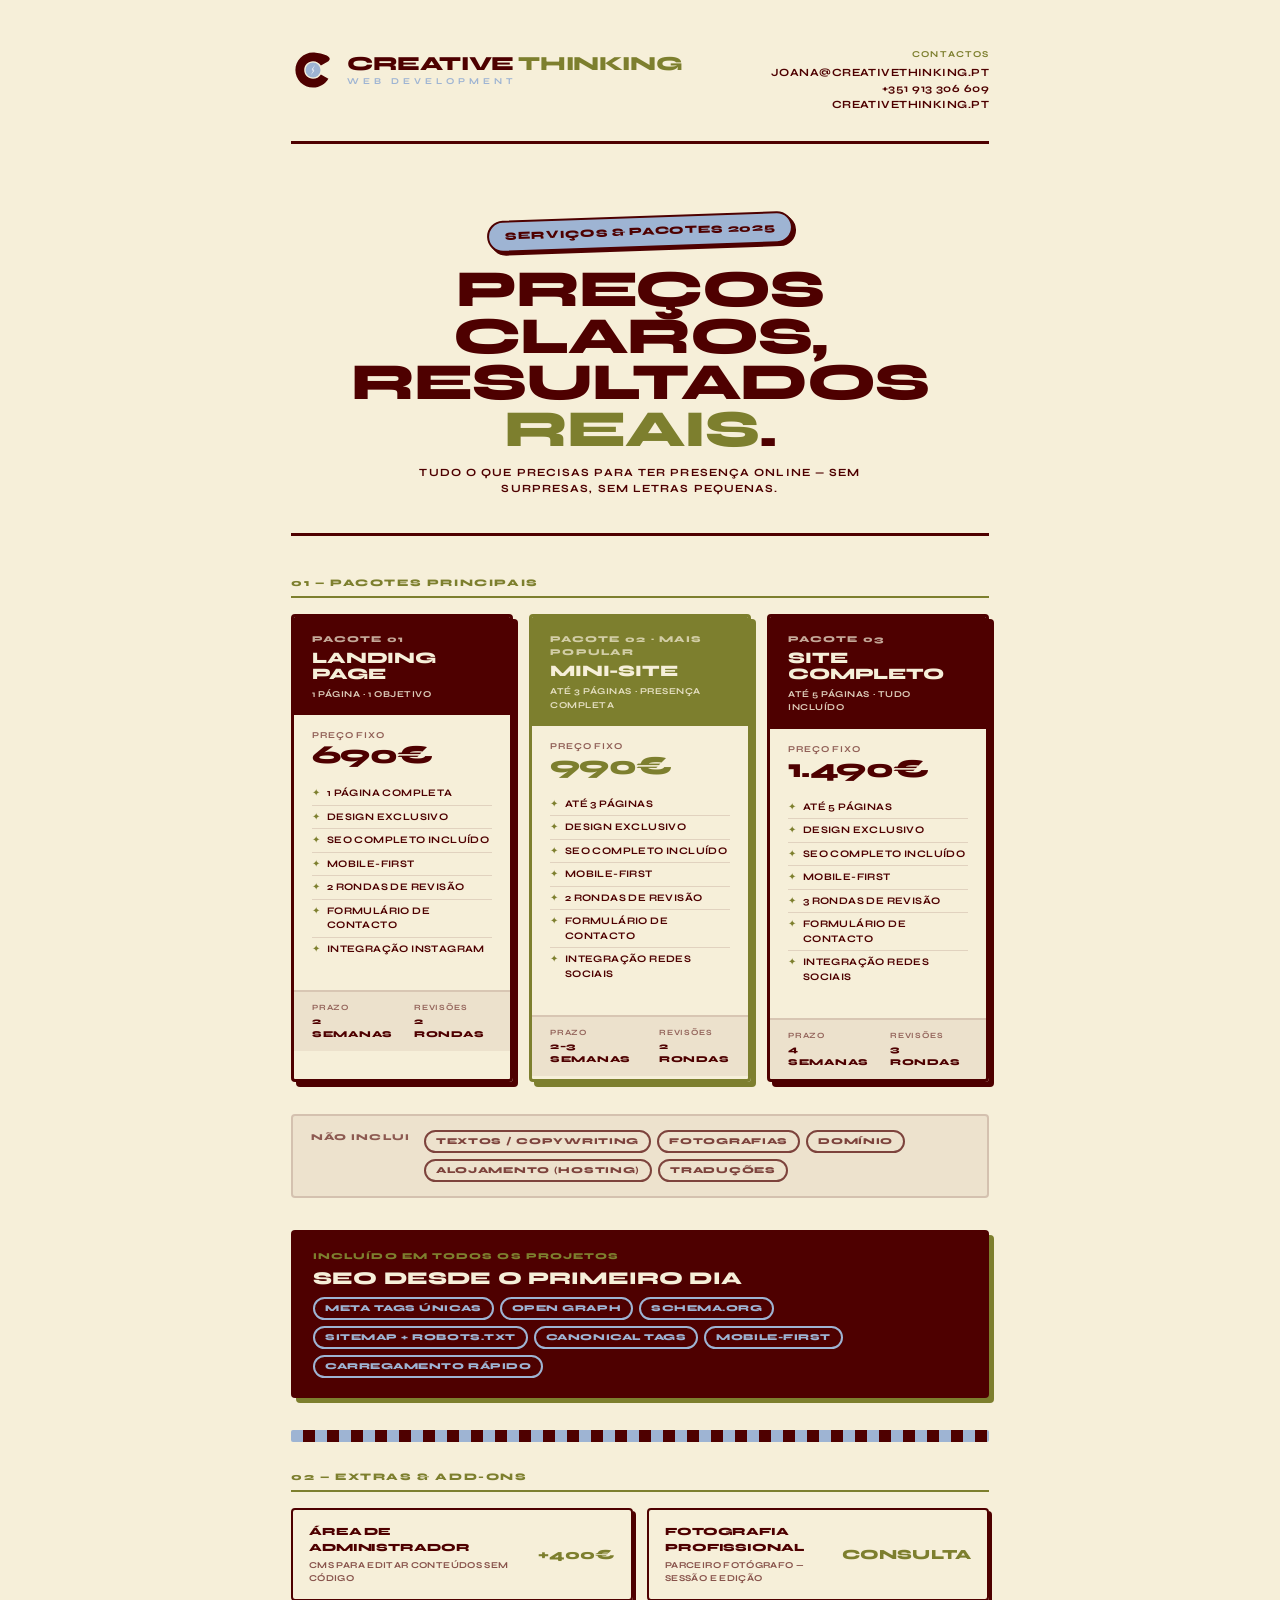
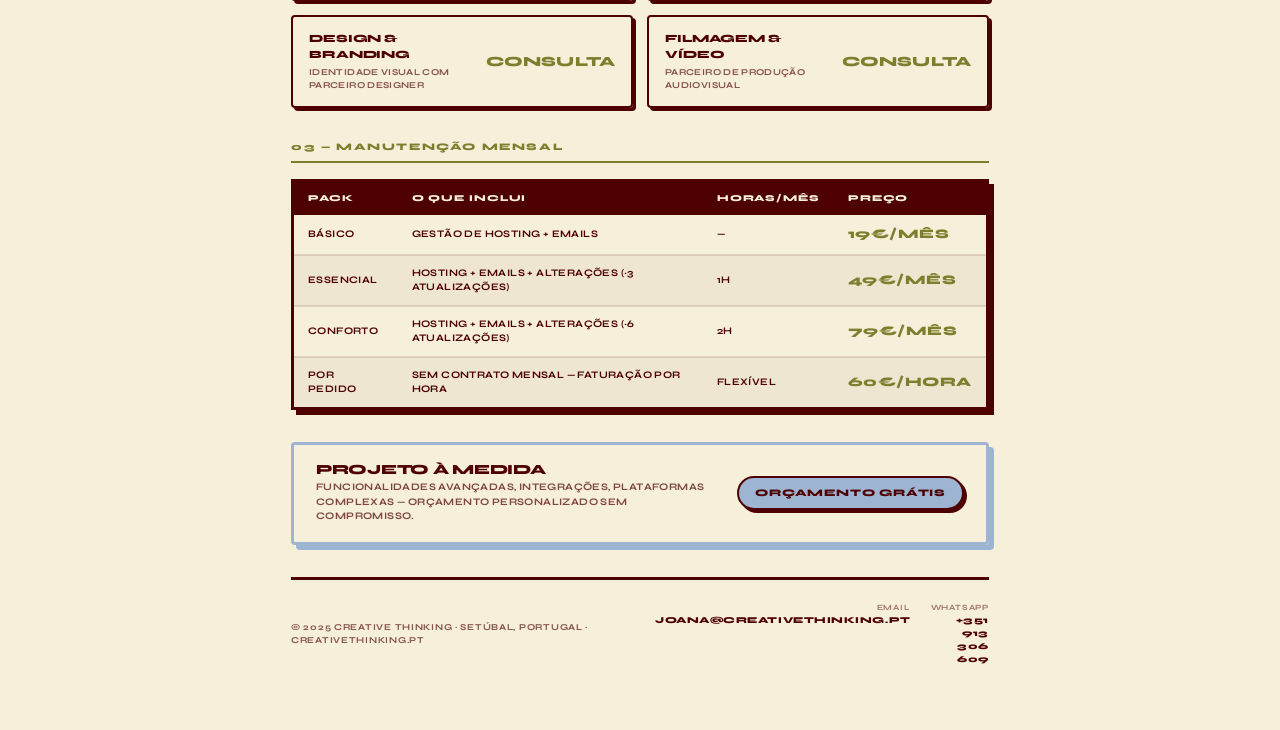
<file: site/proposta.html>
<!doctype html>
<html lang="pt">
<head>
<meta charset="utf-8" />
<meta name="viewport" content="width=device-width,initial-scale=1" />
<title>Serviços & Pacotes — Creative Thinking</title>
<link rel="preconnect" href="https://fonts.googleapis.com">
<link rel="preconnect" href="https://fonts.gstatic.com" crossorigin>
<link href="https://fonts.googleapis.com/css2?family=Syne:wght@500;700;800&family=Caveat:wght@500;700&display=swap" rel="stylesheet">
<style>
  :root {
    --red: #4E0000;
    --gold: #7D7F2E;
    --blue: #9EB4D3;
    --cream: #F6EFD9;
    --dark: #0f0000;
  }

  * { box-sizing: border-box; margin: 0; padding: 0; }

  body {
    font-family: 'Syne', system-ui, sans-serif;
    font-weight: 500;
    color: var(--red);
    background: var(--cream);
    line-height: 1.45;
    -webkit-font-smoothing: antialiased;
    text-transform: uppercase;
    letter-spacing: .01em;
  }

  h1, h2, h3, h4 {
    font-weight: 800;
    line-height: .95;
    letter-spacing: -.02em;
    color: var(--red);
    text-transform: uppercase;
  }

  .page {
    max-width: 794px;
    margin: 0 auto;
    padding: 48px 48px 64px;
    background: var(--cream);
    min-height: 100vh;
  }

  /* HEADER */
  .doc-header {
    display: flex;
    align-items: flex-start;
    justify-content: space-between;
    padding-bottom: 28px;
    border-bottom: 3px solid var(--red);
    margin-bottom: 40px;
    gap: 24px;
  }

  .logo-block {
    display: flex;
    align-items: center;
    gap: 12px;
  }

  .logo-text-block {
    display: flex;
    flex-direction: column;
    line-height: 1;
  }

  .logo-name {
    font-size: 20px;
    font-weight: 800;
    letter-spacing: -.02em;
    text-transform: uppercase;
  }

  .logo-name .gold { color: var(--gold); }

  .logo-sub {
    font-size: 9px;
    font-weight: 700;
    letter-spacing: 4px;
    color: var(--blue);
    margin-top: 3px;
    text-transform: uppercase;
  }

  .header-right {
    text-align: right;
  }

  .header-right .label {
    font-size: 9px;
    font-weight: 700;
    letter-spacing: .12em;
    color: var(--gold);
    margin-bottom: 4px;
  }

  .header-right .contact-line {
    font-size: 11px;
    font-weight: 700;
    letter-spacing: .04em;
  }

  /* HERO BLOCK */
  .doc-hero {
    text-align: center;
    padding: 32px 0 36px;
    border-bottom: 3px solid var(--red);
    margin-bottom: 40px;
  }

  .sticker {
    display: inline-block;
    background: var(--blue);
    color: var(--red);
    padding: 6px 16px;
    border-radius: 999px;
    font-weight: 800;
    font-size: 11px;
    letter-spacing: .06em;
    border: 2px solid var(--red);
    box-shadow: 3px 3px 0 var(--red);
    transform: rotate(-2deg);
    margin-bottom: 18px;
  }

  .sticker.gold {
    background: var(--gold);
    color: var(--cream);
  }

  .doc-hero h1 {
    font-size: 52px;
    margin-bottom: 12px;
    line-height: .9;
  }

  .doc-hero h1 .pop { color: var(--gold); }

  .doc-hero p {
    font-size: 11px;
    font-weight: 700;
    letter-spacing: .1em;
    max-width: 480px;
    margin: 0 auto;
  }

  /* SECTION TITLE */
  .section-title {
    font-size: 10px;
    font-weight: 800;
    letter-spacing: .16em;
    color: var(--gold);
    margin-bottom: 16px;
    padding-bottom: 6px;
    border-bottom: 2px solid var(--gold);
    display: flex;
    align-items: center;
    gap: 10px;
  }

  .section-title::after {
    content: '';
    flex: 1;
    height: 2px;
    background: var(--gold);
    display: none;
  }

  /* PACKAGES GRID */
  .packages-grid {
    display: grid;
    grid-template-columns: 1fr 1fr 1fr;
    gap: 16px;
    margin-bottom: 32px;
  }

  .pack-card {
    border: 3px solid var(--red);
    border-radius: 4px;
    overflow: hidden;
    box-shadow: 5px 5px 0 var(--red);
  }

  .pack-card.featured {
    box-shadow: 5px 5px 0 var(--gold);
    border-color: var(--gold);
  }

  .pack-head {
    background: var(--red);
    color: var(--cream);
    padding: 16px 18px 14px;
  }

  .pack-card.featured .pack-head {
    background: var(--gold);
  }

  .pack-num {
    font-size: 9px;
    font-weight: 800;
    letter-spacing: .14em;
    opacity: .7;
    margin-bottom: 4px;
  }

  .pack-name {
    font-size: 16px;
    font-weight: 800;
    color: var(--cream);
    letter-spacing: -.01em;
    line-height: 1;
    margin-bottom: 6px;
  }

  .pack-tagline {
    font-size: 9px;
    font-weight: 700;
    letter-spacing: .06em;
    opacity: .85;
    text-transform: uppercase;
  }

  .pack-body {
    padding: 16px 18px;
    background: var(--cream);
  }

  .pack-price {
    font-size: 26px;
    font-weight: 800;
    color: var(--red);
    letter-spacing: -.02em;
    margin-bottom: 14px;
    line-height: 1;
  }

  .pack-card.featured .pack-price { color: var(--gold); }

  .pack-price .fixed-label {
    font-size: 9px;
    font-weight: 700;
    letter-spacing: .1em;
    color: var(--red);
    opacity: .6;
    display: block;
    margin-bottom: 2px;
  }

  .pack-list {
    list-style: none;
    margin-bottom: 14px;
  }

  .pack-list li {
    font-size: 10px;
    font-weight: 700;
    letter-spacing: .04em;
    padding: 4px 0;
    border-bottom: 1px solid rgba(78,0,0,.12);
    display: flex;
    gap: 6px;
    align-items: flex-start;
  }

  .pack-list li:last-child { border-bottom: none; }

  .pack-list li .icon { flex-shrink: 0; color: var(--gold); }

  .pack-footer {
    padding: 10px 18px;
    background: rgba(78,0,0,.06);
    border-top: 2px solid rgba(78,0,0,.12);
  }

  .pack-meta {
    display: flex;
    gap: 14px;
  }

  .pack-meta-item {
    font-size: 9px;
    font-weight: 800;
    letter-spacing: .08em;
  }

  .pack-meta-item span {
    display: block;
    opacity: .55;
    font-weight: 700;
    font-size: 8px;
    letter-spacing: .1em;
    margin-bottom: 1px;
  }

  /* NOT INCLUDED BLOCK */
  .not-included {
    background: rgba(78,0,0,.05);
    border: 2px solid rgba(78,0,0,.15);
    border-radius: 4px;
    padding: 14px 18px;
    margin-bottom: 32px;
    display: flex;
    align-items: flex-start;
    gap: 14px;
  }

  .not-included-label {
    font-size: 9px;
    font-weight: 800;
    letter-spacing: .12em;
    color: var(--red);
    opacity: .6;
    white-space: nowrap;
    flex-shrink: 0;
    padding-top: 1px;
  }

  .not-included-items {
    display: flex;
    flex-wrap: wrap;
    gap: 6px;
  }

  .tag {
    font-size: 9px;
    font-weight: 800;
    letter-spacing: .08em;
    padding: 3px 10px;
    border-radius: 999px;
    border: 2px solid var(--red);
    color: var(--red);
    opacity: .7;
  }

  /* ADDONS */
  .addons-grid {
    display: grid;
    grid-template-columns: 1fr 1fr;
    gap: 14px;
    margin-bottom: 32px;
  }

  .addon-card {
    border: 2px solid var(--red);
    border-radius: 4px;
    padding: 14px 16px;
    box-shadow: 3px 3px 0 var(--red);
    display: flex;
    justify-content: space-between;
    align-items: center;
    gap: 12px;
  }

  .addon-name {
    font-size: 11px;
    font-weight: 800;
    letter-spacing: -.01em;
    margin-bottom: 3px;
  }

  .addon-desc {
    font-size: 9px;
    font-weight: 700;
    letter-spacing: .04em;
    opacity: .65;
  }

  .addon-price {
    font-size: 14px;
    font-weight: 800;
    color: var(--gold);
    white-space: nowrap;
    flex-shrink: 0;
  }

  /* MAINTENANCE */
  .manut-table {
    width: 100%;
    border-collapse: collapse;
    margin-bottom: 32px;
    border: 3px solid var(--red);
    box-shadow: 5px 5px 0 var(--red);
  }

  .manut-table th {
    background: var(--red);
    color: var(--cream);
    font-size: 9px;
    font-weight: 800;
    letter-spacing: .1em;
    padding: 10px 14px;
    text-align: left;
  }

  .manut-table td {
    font-size: 10px;
    font-weight: 700;
    letter-spacing: .04em;
    padding: 10px 14px;
    border-bottom: 2px solid rgba(78,0,0,.12);
  }

  .manut-table tr:last-child td { border-bottom: none; }
  .manut-table tr:nth-child(even) td { background: rgba(78,0,0,.04); }

  .manut-table .price-cell {
    font-size: 13px;
    font-weight: 800;
    color: var(--gold);
    white-space: nowrap;
  }

  /* SEO INCLUDED */
  .seo-block {
    background: var(--red);
    color: var(--cream);
    border-radius: 4px;
    padding: 20px 22px;
    margin-bottom: 32px;
    display: flex;
    gap: 20px;
    align-items: flex-start;
    box-shadow: 5px 5px 0 var(--gold);
  }

  .seo-label {
    font-size: 9px;
    font-weight: 800;
    letter-spacing: .12em;
    color: var(--gold);
    margin-bottom: 6px;
  }

  .seo-title {
    font-size: 18px;
    font-weight: 800;
    color: var(--cream);
    line-height: 1;
    margin-bottom: 10px;
  }

  .seo-items {
    display: flex;
    flex-wrap: wrap;
    gap: 6px;
  }

  .seo-tag {
    font-size: 9px;
    font-weight: 800;
    letter-spacing: .06em;
    padding: 3px 10px;
    border-radius: 999px;
    border: 2px solid var(--blue);
    color: var(--blue);
  }

  /* CUSTOM */
  .custom-block {
    border: 3px solid var(--blue);
    border-radius: 4px;
    padding: 18px 22px;
    margin-bottom: 32px;
    box-shadow: 5px 5px 0 var(--blue);
    display: flex;
    justify-content: space-between;
    align-items: center;
    gap: 16px;
  }

  .custom-block h3 {
    font-size: 14px;
    margin-bottom: 4px;
  }

  .custom-block p {
    font-size: 10px;
    font-weight: 700;
    letter-spacing: .04em;
    opacity: .7;
    text-transform: uppercase;
  }

  .custom-block .cta-tag {
    background: var(--blue);
    color: var(--red);
    font-size: 10px;
    font-weight: 800;
    letter-spacing: .08em;
    padding: 8px 16px;
    border-radius: 999px;
    border: 2px solid var(--red);
    box-shadow: 3px 3px 0 var(--red);
    white-space: nowrap;
    flex-shrink: 0;
  }

  /* FOOTER */
  .doc-footer {
    border-top: 3px solid var(--red);
    padding-top: 22px;
    display: flex;
    justify-content: space-between;
    align-items: center;
    gap: 16px;
  }

  .doc-footer .left {
    font-size: 9px;
    font-weight: 700;
    letter-spacing: .08em;
    opacity: .65;
  }

  .doc-footer .contacts {
    display: flex;
    gap: 20px;
  }

  .doc-footer .contact-item {
    font-size: 9px;
    font-weight: 800;
    letter-spacing: .06em;
    text-align: right;
  }

  .doc-footer .contact-item span {
    display: block;
    opacity: .5;
    font-weight: 700;
    font-size: 8px;
    letter-spacing: .1em;
    margin-bottom: 1px;
  }

  /* DIVIDER */
  .stripes {
    height: 12px;
    background: repeating-linear-gradient(90deg, var(--blue) 0 12px, var(--red) 12px 24px);
    margin: 28px 0;
    border-radius: 2px;
  }

  /* PRINT */
  @media print {
    * {
      -webkit-print-color-adjust: exact !important;
      print-color-adjust: exact !important;
    }

    @page {
      size: A4;
      margin: 0;
    }

    body {
      background: var(--cream);
    }

    .page {
      max-width: 100%;
      padding: 36px 44px 52px;
      min-height: auto;
    }

    .pack-card,
    .addon-card,
    .manut-table,
    .seo-block,
    .custom-block {
      break-inside: avoid;
    }
  }
</style>
</head>
<body>
<div class="page">

  <!-- HEADER -->
  <header class="doc-header">
    <div class="logo-block">
      <svg viewBox="0 0 100 100" width="44" height="44" aria-hidden="true">
        <path d="M50 10C27.9 10 10 27.9 10 50s17.9 40 40 40c15.5 0 28.5-8.5 35-20L68 60c-4 6-10 10-18 10-11.1 0-20-8.9-20-20s8.9-20 20-20c8 0 14 4 18 10l17-10C98.5 18.5 65.5 10 50 10Z" fill="#4E0000"/>
        <circle cx="50" cy="50" r="17" fill="#9EB4D3"/>
        <polygon points="55,38 48,51 53,51 45,62 52,49 47,49" fill="#FFFFFF"/>
      </svg>
      <div class="logo-text-block">
        <div class="logo-name">Creative <span class="gold">Thinking</span></div>
        <div class="logo-sub">Web Development</div>
      </div>
    </div>
    <div class="header-right">
      <div class="label">Contactos</div>
      <div class="contact-line">joana@creativethinking.pt</div>
      <div class="contact-line">+351 913 306 609</div>
      <div class="contact-line">creativethinking.pt</div>
    </div>
  </header>

  <!-- HERO -->
  <div class="doc-hero">
    <div class="sticker">Serviços & Pacotes 2025</div>
    <h1>Preços claros,<br>resultados <span class="pop">reais</span>.</h1>
    <p>Tudo o que precisas para ter presença online — sem surpresas, sem letras pequenas.</p>
  </div>

  <!-- MAIN PACKAGES -->
  <div class="section-title">01 — Pacotes Principais</div>

  <div class="packages-grid">

    <!-- Landing Page -->
    <div class="pack-card">
      <div class="pack-head">
        <div class="pack-num">Pacote 01</div>
        <div class="pack-name">Landing Page</div>
        <div class="pack-tagline">1 página · 1 objetivo</div>
      </div>
      <div class="pack-body">
        <div class="pack-price">
          <span class="fixed-label">Preço fixo</span>
          690€
        </div>
        <ul class="pack-list">
          <li><span class="icon">✦</span>1 página completa</li>
          <li><span class="icon">✦</span>Design exclusivo</li>
          <li><span class="icon">✦</span>SEO completo incluído</li>
          <li><span class="icon">✦</span>Mobile-first</li>
          <li><span class="icon">✦</span>2 rondas de revisão</li>
          <li><span class="icon">✦</span>Formulário de contacto</li>
          <li><span class="icon">✦</span>Integração Instagram</li>
        </ul>
      </div>
      <div class="pack-footer">
        <div class="pack-meta">
          <div class="pack-meta-item"><span>Prazo</span>2 semanas</div>
          <div class="pack-meta-item"><span>Revisões</span>2 rondas</div>
        </div>
      </div>
    </div>

    <!-- Mini-site -->
    <div class="pack-card featured">
      <div class="pack-head">
        <div class="pack-num">Pacote 02 · Mais popular</div>
        <div class="pack-name">Mini-site</div>
        <div class="pack-tagline">Até 3 páginas · Presença completa</div>
      </div>
      <div class="pack-body">
        <div class="pack-price">
          <span class="fixed-label">Preço fixo</span>
          990€
        </div>
        <ul class="pack-list">
          <li><span class="icon">✦</span>Até 3 páginas</li>
          <li><span class="icon">✦</span>Design exclusivo</li>
          <li><span class="icon">✦</span>SEO completo incluído</li>
          <li><span class="icon">✦</span>Mobile-first</li>
          <li><span class="icon">✦</span>2 rondas de revisão</li>
          <li><span class="icon">✦</span>Formulário de contacto</li>
          <li><span class="icon">✦</span>Integração redes sociais</li>
        </ul>
      </div>
      <div class="pack-footer">
        <div class="pack-meta">
          <div class="pack-meta-item"><span>Prazo</span>2–3 semanas</div>
          <div class="pack-meta-item"><span>Revisões</span>2 rondas</div>
        </div>
      </div>
    </div>

    <!-- Site Completo -->
    <div class="pack-card">
      <div class="pack-head">
        <div class="pack-num">Pacote 03</div>
        <div class="pack-name">Site Completo</div>
        <div class="pack-tagline">Até 5 páginas · Tudo incluído</div>
      </div>
      <div class="pack-body">
        <div class="pack-price">
          <span class="fixed-label">Preço fixo</span>
          1.490€
        </div>
        <ul class="pack-list">
          <li><span class="icon">✦</span>Até 5 páginas</li>
          <li><span class="icon">✦</span>Design exclusivo</li>
          <li><span class="icon">✦</span>SEO completo incluído</li>
          <li><span class="icon">✦</span>Mobile-first</li>
          <li><span class="icon">✦</span>3 rondas de revisão</li>
          <li><span class="icon">✦</span>Formulário de contacto</li>
          <li><span class="icon">✦</span>Integração redes sociais</li>
        </ul>
      </div>
      <div class="pack-footer">
        <div class="pack-meta">
          <div class="pack-meta-item"><span>Prazo</span>4 semanas</div>
          <div class="pack-meta-item"><span>Revisões</span>3 rondas</div>
        </div>
      </div>
    </div>

  </div>

  <!-- NOT INCLUDED -->
  <div class="not-included">
    <div class="not-included-label">Não inclui</div>
    <div class="not-included-items">
      <span class="tag">Textos / Copywriting</span>
      <span class="tag">Fotografias</span>
      <span class="tag">Domínio</span>
      <span class="tag">Alojamento (Hosting)</span>
      <span class="tag">Traduções</span>
    </div>
  </div>

  <!-- SEO INCLUDED -->
  <div class="seo-block">
    <div>
      <div class="seo-label">Incluído em todos os projetos</div>
      <div class="seo-title">SEO desde o primeiro dia</div>
      <div class="seo-items">
        <span class="seo-tag">Meta tags únicas</span>
        <span class="seo-tag">Open Graph</span>
        <span class="seo-tag">Schema.org</span>
        <span class="seo-tag">Sitemap + robots.txt</span>
        <span class="seo-tag">Canonical tags</span>
        <span class="seo-tag">Mobile-first</span>
        <span class="seo-tag">Carregamento rápido</span>
      </div>
    </div>
  </div>

  <div class="stripes"></div>

  <!-- ADD-ONS -->
  <div class="section-title">02 — Extras & Add-ons</div>

  <div class="addons-grid">
    <div class="addon-card">
      <div>
        <div class="addon-name">Área de Administrador</div>
        <div class="addon-desc">CMS para editar conteúdos sem código</div>
      </div>
      <div class="addon-price">+400€</div>
    </div>
    <div class="addon-card">
      <div>
        <div class="addon-name">Fotografia Profissional</div>
        <div class="addon-desc">Parceiro fotógrafo — sessão e edição</div>
      </div>
      <div class="addon-price">Consulta</div>
    </div>
    <div class="addon-card">
      <div>
        <div class="addon-name">Design & Branding</div>
        <div class="addon-desc">Identidade visual com parceiro designer</div>
      </div>
      <div class="addon-price">Consulta</div>
    </div>
    <div class="addon-card">
      <div>
        <div class="addon-name">Filmagem & Vídeo</div>
        <div class="addon-desc">Parceiro de produção audiovisual</div>
      </div>
      <div class="addon-price">Consulta</div>
    </div>
  </div>

  <!-- MAINTENANCE -->
  <div class="section-title">03 — Manutenção Mensal</div>

  <table class="manut-table">
    <thead>
      <tr>
        <th>Pack</th>
        <th>O que inclui</th>
        <th>Horas/mês</th>
        <th>Preço</th>
      </tr>
    </thead>
    <tbody>
      <tr>
        <td><strong>Básico</strong></td>
        <td>Gestão de hosting + emails</td>
        <td>—</td>
        <td class="price-cell">19€/mês</td>
      </tr>
      <tr>
        <td><strong>Essencial</strong></td>
        <td>Hosting + emails + alterações (~3 atualizações)</td>
        <td>1h</td>
        <td class="price-cell">49€/mês</td>
      </tr>
      <tr>
        <td><strong>Conforto</strong></td>
        <td>Hosting + emails + alterações (~6 atualizações)</td>
        <td>2h</td>
        <td class="price-cell">79€/mês</td>
      </tr>
      <tr>
        <td><strong>Por pedido</strong></td>
        <td>Sem contrato mensal — faturação por hora</td>
        <td>Flexível</td>
        <td class="price-cell">60€/hora</td>
      </tr>
    </tbody>
  </table>

  <!-- CUSTOM -->
  <div class="custom-block">
    <div>
      <h3>Projeto à Medida</h3>
      <p>Funcionalidades avançadas, integrações, plataformas complexas — orçamento personalizado sem compromisso.</p>
    </div>
    <div class="cta-tag">Orçamento grátis</div>
  </div>

  <!-- FOOTER -->
  <footer class="doc-footer">
    <div class="left">© 2025 Creative Thinking · Setúbal, Portugal · creativethinking.pt</div>
    <div class="contacts">
      <div class="contact-item">
        <span>Email</span>
        joana@creativethinking.pt
      </div>
      <div class="contact-item">
        <span>WhatsApp</span>
        +351 913 306 609
      </div>
    </div>
  </footer>

</div>
</body>
</html>
</file>
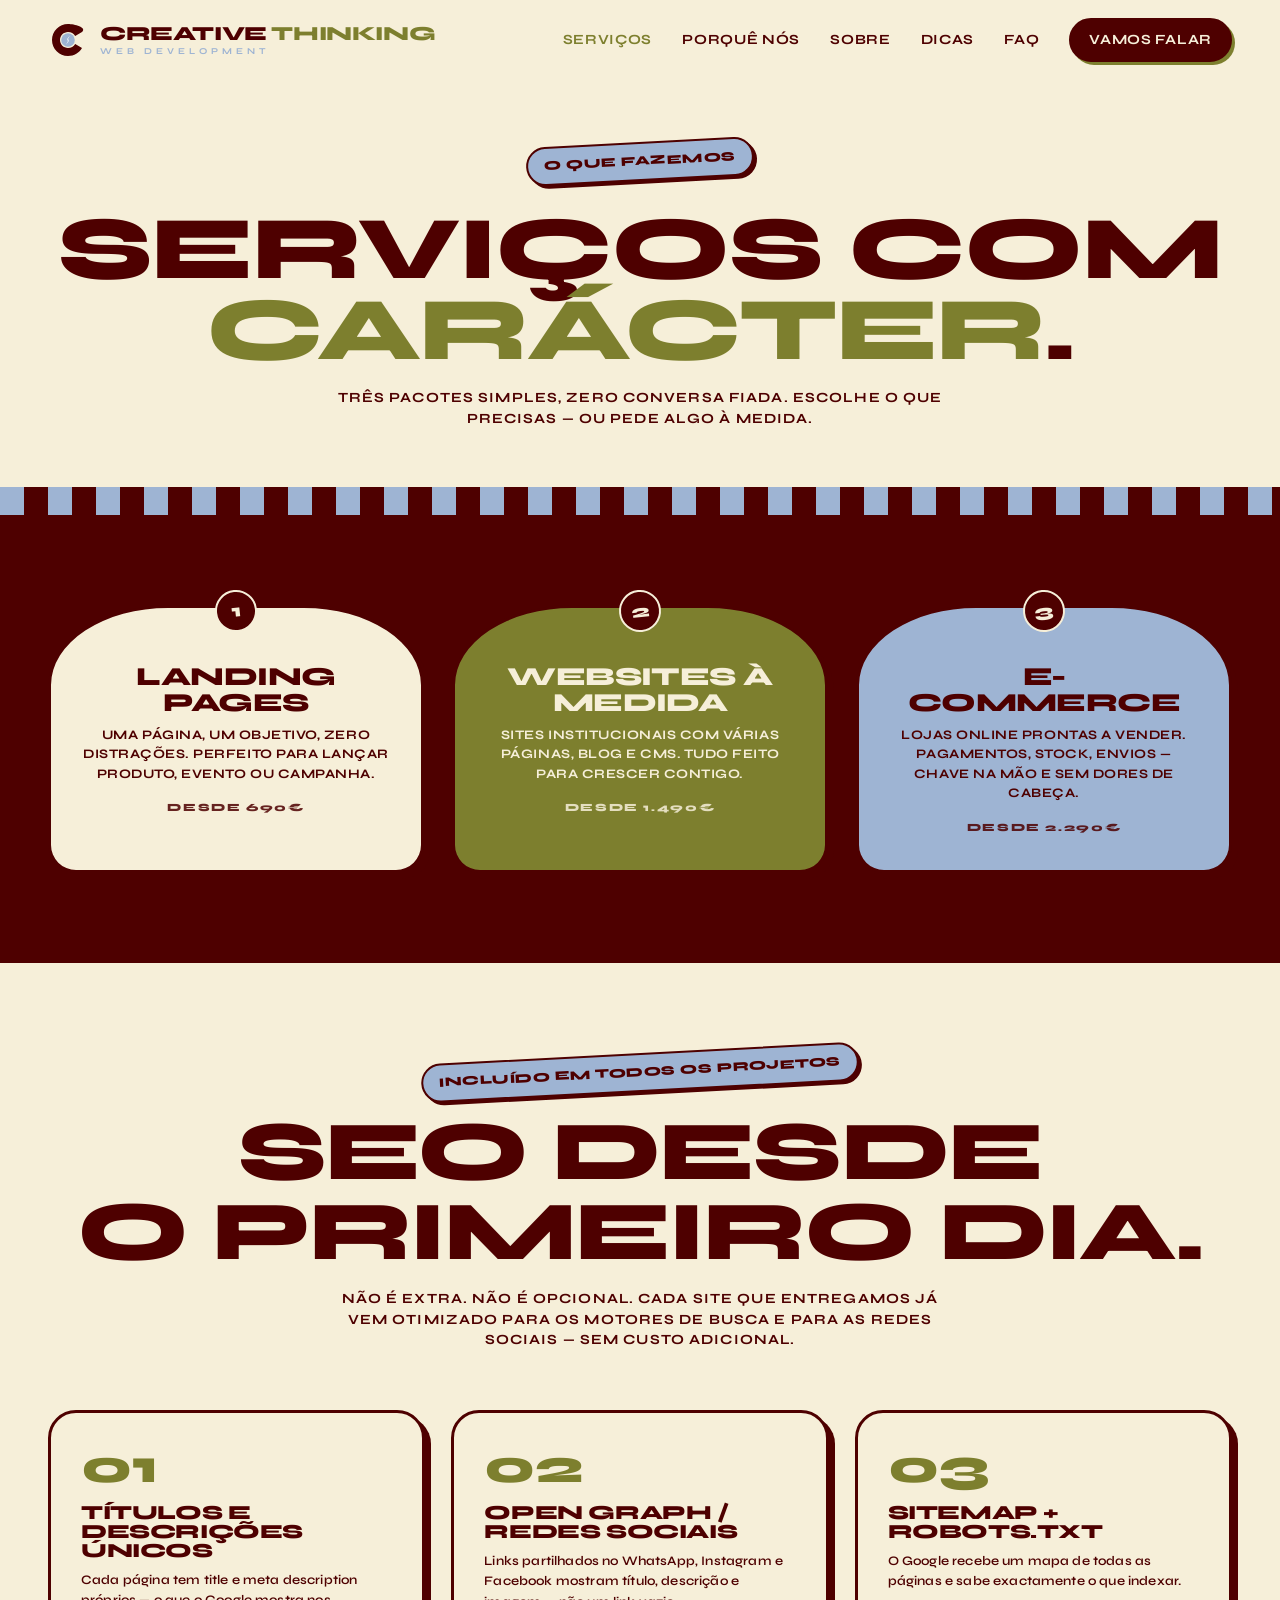
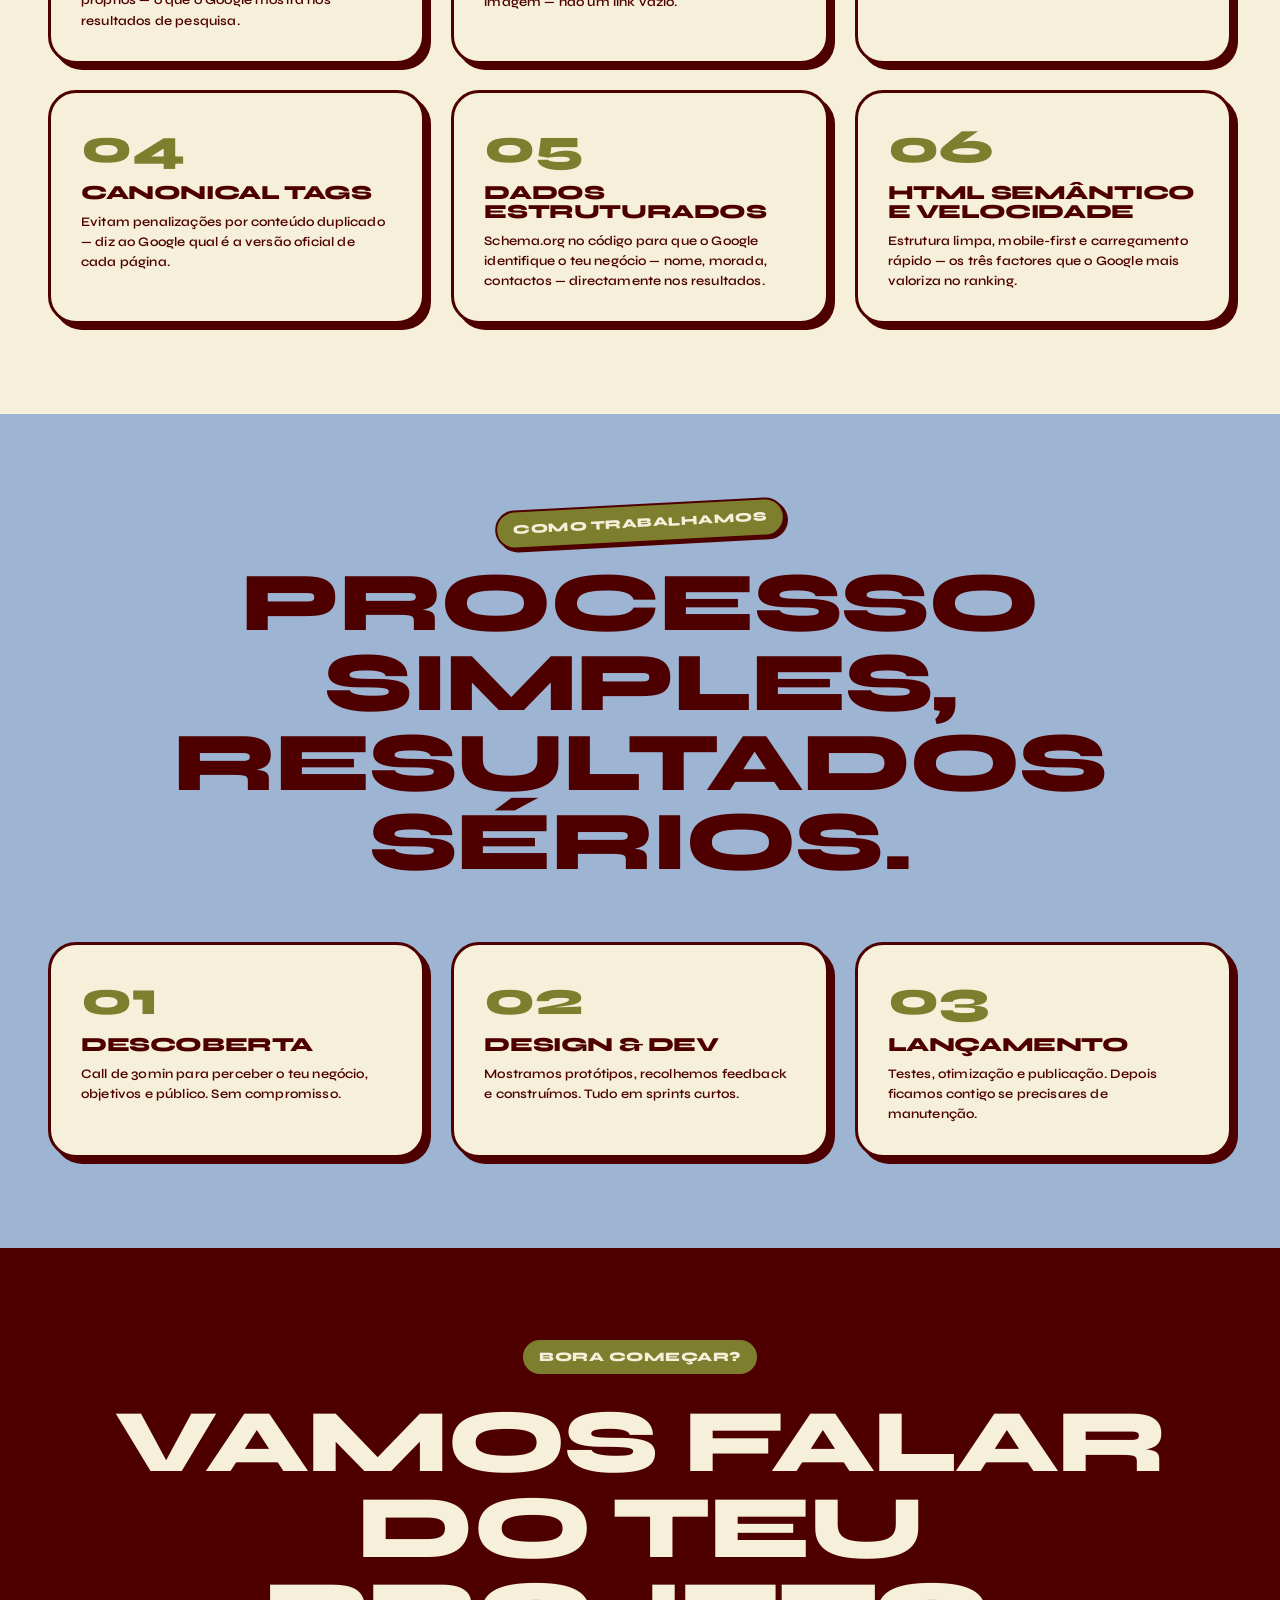
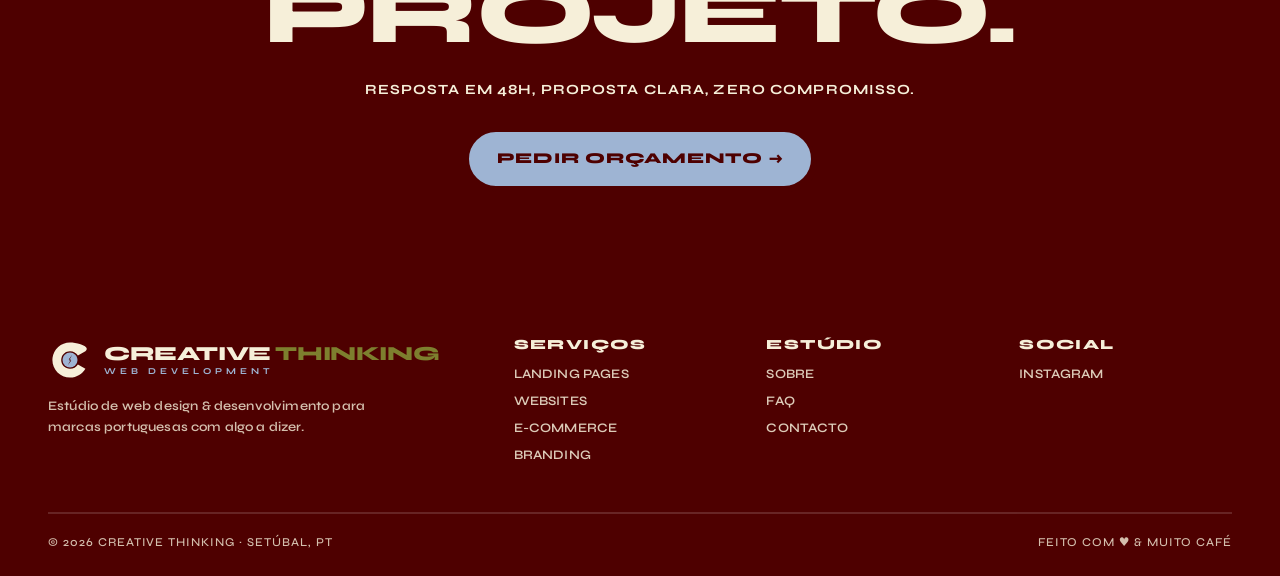
<file: site/servicos.html>
<!doctype html>
<html lang="pt">
<head>
<meta charset="utf-8" />
<meta name="viewport" content="width=device-width,initial-scale=1" />
<title>Serviços — Creative Thinking</title>
<meta name="description" content="Landing pages, websites à medida e e-commerce. Pacotes claros com preço fechado." />
<link rel="icon" href="favicon.svg" type="image/svg+xml">
<meta property="og:type" content="website">
<meta property="og:url" content="https://creativethinking.pt/servicos.html">
<meta property="og:title" content="Serviços — Creative Thinking">
<meta property="og:description" content="Landing pages, websites à medida e e-commerce. Pacotes claros com preço fechado.">
<meta property="og:image" content="https://creativethinking.pt/og-image.png">
<meta name="twitter:card" content="summary_large_image">
<meta name="theme-color" content="#4E0000">
<link rel="canonical" href="https://creativethinking.pt/servicos.html">
<link rel="preconnect" href="https://fonts.googleapis.com">
<link rel="preconnect" href="https://fonts.gstatic.com" crossorigin>
<link href="https://fonts.googleapis.com/css2?family=Syne:wght@500;700;800&family=Caveat:wght@500;700&display=swap" rel="stylesheet">
<link rel="stylesheet" href="styles.css">
</head>
<body>
<header class="nav" id="nav">
  <div class="container nav-inner">
    <a href="index.html" class="logo" aria-label="Creative Thinking — Início">
      <svg viewBox="0 0 100 100" width="40" height="40" aria-hidden="true">
        <path d="M50 10C27.9 10 10 27.9 10 50s17.9 40 40 40c15.5 0 28.5-8.5 35-20L68 60c-4 6-10 10-18 10-11.1 0-20-8.9-20-20s8.9-20 20-20c8 0 14 4 18 10l17-10C98.5 18.5 65.5 10 50 10Z" fill="#4E0000"/>
        <circle cx="50" cy="50" r="17" fill="#9EB4D3"/>
        <polygon points="55,38 48,51 53,51 45,62 52,49 47,49" fill="#FFFFFF"/>
      </svg>
      <span class="logo-text">
        <span class="row"><span class="a">Creative</span> <span class="b">Thinking</span></span>
        <span class="sub">WEB DEVELOPMENT</span>
      </span>
    </a>
    <nav class="nav-links" id="navLinks" aria-label="Navegação principal">
      <a href="servicos.html" style="color:var(--gold)">Serviços</a>
      <a href="porque.html">Porquê nós</a>
      <a href="sobre.html">Sobre</a>
      <a href="dicas.html">Dicas</a>
      <a href="faq.html">FAQ</a>
      <a href="contacto.html" class="nav-cta">Vamos falar</a>
    </nav>
    <button class="burger" id="burger" aria-label="Abrir menu"><span></span></button>
  </div>
</header>

<section class="hero" style="padding:60px 0 30px">
  <div class="container">
    <div class="badges"><span class="sticker">O que fazemos</span></div>
    <h1 style="font-size:clamp(40px,7vw,90px)">Serviços com <span class="pop">carácter</span>.</h1>
    <p class="lead">Três pacotes simples, zero conversa fiada. Escolhe o que precisas — ou pede algo à medida.</p>
  </div>
</section>

<div class="stripes" aria-hidden="true"></div>

<section class="section-dark">
  <div class="container">
    <div class="blob-grid">
      <article class="blob-card reveal"><span class="num">1</span>
        <h3>Landing Pages</h3>
        <p>Uma página, um objetivo, zero distrações. Perfeito para lançar produto, evento ou campanha.</p>
        <div class="price">desde 690€</div>
      </article>
      <article class="blob-card gold reveal"><span class="num">2</span>
        <h3>Websites à medida</h3>
        <p>Sites institucionais com várias páginas, blog e CMS. Tudo feito para crescer contigo.</p>
        <div class="price">desde 1.490€</div>
      </article>
      <article class="blob-card blue reveal"><span class="num">3</span>
        <h3>E-commerce</h3>
        <p>Lojas online prontas a vender. Pagamentos, stock, envios — chave na mão e sem dores de cabeça.</p>
        <div class="price">desde 2.290€</div>
      </article>
    </div>
  </div>
</section>

<section class="section-cream">
  <div class="container">
    <div class="section-head reveal">
      <span class="sticker">Incluído em todos os projetos</span>
      <h2>SEO desde<br>o primeiro dia.</h2>
      <p>Não é extra. Não é opcional. Cada site que entregamos já vem otimizado para os motores de busca e para as redes sociais — sem custo adicional.</p>
    </div>
    <div class="tips-grid">
      <article class="tip reveal">
        <div class="num">01</div>
        <h3>Títulos e descrições únicos</h3>
        <p>Cada página tem title e meta description próprios — o que o Google mostra nos resultados de pesquisa.</p>
      </article>
      <article class="tip reveal">
        <div class="num">02</div>
        <h3>Open Graph / redes sociais</h3>
        <p>Links partilhados no WhatsApp, Instagram e Facebook mostram título, descrição e imagem — não um link vazio.</p>
      </article>
      <article class="tip reveal">
        <div class="num">03</div>
        <h3>Sitemap + robots.txt</h3>
        <p>O Google recebe um mapa de todas as páginas e sabe exactamente o que indexar.</p>
      </article>
      <article class="tip reveal">
        <div class="num">04</div>
        <h3>Canonical tags</h3>
        <p>Evitam penalizações por conteúdo duplicado — diz ao Google qual é a versão oficial de cada página.</p>
      </article>
      <article class="tip reveal">
        <div class="num">05</div>
        <h3>Dados estruturados</h3>
        <p>Schema.org no código para que o Google identifique o teu negócio — nome, morada, contactos — directamente nos resultados.</p>
      </article>
      <article class="tip reveal">
        <div class="num">06</div>
        <h3>HTML semântico e velocidade</h3>
        <p>Estrutura limpa, mobile-first e carregamento rápido — os três factores que o Google mais valoriza no ranking.</p>
      </article>
    </div>
  </div>
</section>

<section class="section-blue">
  <div class="container">
    <div class="section-head reveal">
      <span class="sticker gold">Como trabalhamos</span>
      <h2>Processo simples,<br>resultados sérios.</h2>
    </div>
    <div class="tips-grid">
      <article class="tip reveal"><div class="num">01</div><h3>Descoberta</h3><p>Call de 30min para perceber o teu negócio, objetivos e público. Sem compromisso.</p></article>
      <article class="tip reveal"><div class="num">02</div><h3>Design &amp; Dev</h3><p>Mostramos protótipos, recolhemos feedback e construímos. Tudo em sprints curtos.</p></article>
      <article class="tip reveal"><div class="num">03</div><h3>Lançamento</h3><p>Testes, otimização e publicação. Depois ficamos contigo se precisares de manutenção.</p></article>
    </div>
  </div>
</section>

<section class="section-dark final-cta" style="padding:90px 0">
  <div class="container">
    <span class="sticker gold reveal">Bora começar?</span>
    <h2 class="reveal" style="font-size:clamp(40px,7vw,90px)">Vamos falar<br>do teu projeto.</h2>
    <p class="reveal" style="font-size:14px;font-weight:700;letter-spacing:.08em;margin:18px auto 30px;max-width:560px">Resposta em 48h, proposta clara, zero compromisso.</p>
    <div class="cta-row reveal" style="display:flex;gap:16px;justify-content:center;flex-wrap:wrap">
      <a href="contacto.html" class="btn btn-primary">Pedir orçamento →</a>
    </div>
  </div>
</section>

<footer>
  <div class="container">
    <div class="foot">
      <div class="brand">
        <div class="logo">
          <svg viewBox="0 0 100 100" width="44" height="44" aria-hidden="true">
            <path d="M50 10C27.9 10 10 27.9 10 50s17.9 40 40 40c15.5 0 28.5-8.5 35-20L68 60c-4 6-10 10-18 10-11.1 0-20-8.9-20-20s8.9-20 20-20c8 0 14 4 18 10l17-10C98.5 18.5 65.5 10 50 10Z" fill="#F6EFD9"/>
            <circle cx="50" cy="50" r="17" fill="#9EB4D3"/>
            <polygon points="55,38 48,51 53,51 45,62 52,49 47,49" fill="#4E0000"/>
          </svg>
          <span class="logo-text">
            <span class="row" style="color:var(--cream)">Creative <span style="color:var(--gold)">Thinking</span></span>
            <span class="sub" style="color:var(--blue)">WEB DEVELOPMENT</span>
          </span>
        </div>
        <p>Estúdio de web design &amp; desenvolvimento para marcas portuguesas com algo a dizer.</p>
      </div>
      <div><h4>Serviços</h4><a href="servicos.html">Landing Pages</a><a href="servicos.html">Websites</a><a href="servicos.html">E-commerce</a><a href="servicos.html">Branding</a></div>
      <div><h4>Estúdio</h4><a href="sobre.html">Sobre</a><a href="faq.html">FAQ</a><a href="contacto.html">Contacto</a></div>
      <div><h4>Social</h4><a href="https://www.instagram.com/creativethinking.pt/" target="_blank" rel="noopener">Instagram</a></div>
    </div>
    <div class="foot-bottom">
      <span>© 2026 Creative Thinking · Setúbal, PT</span>
      <span>Feito com ♥ &amp; muito café</span>
    </div>
  </div>
</footer>

<script src="script.js"></script>
</body>
</html>
</file>
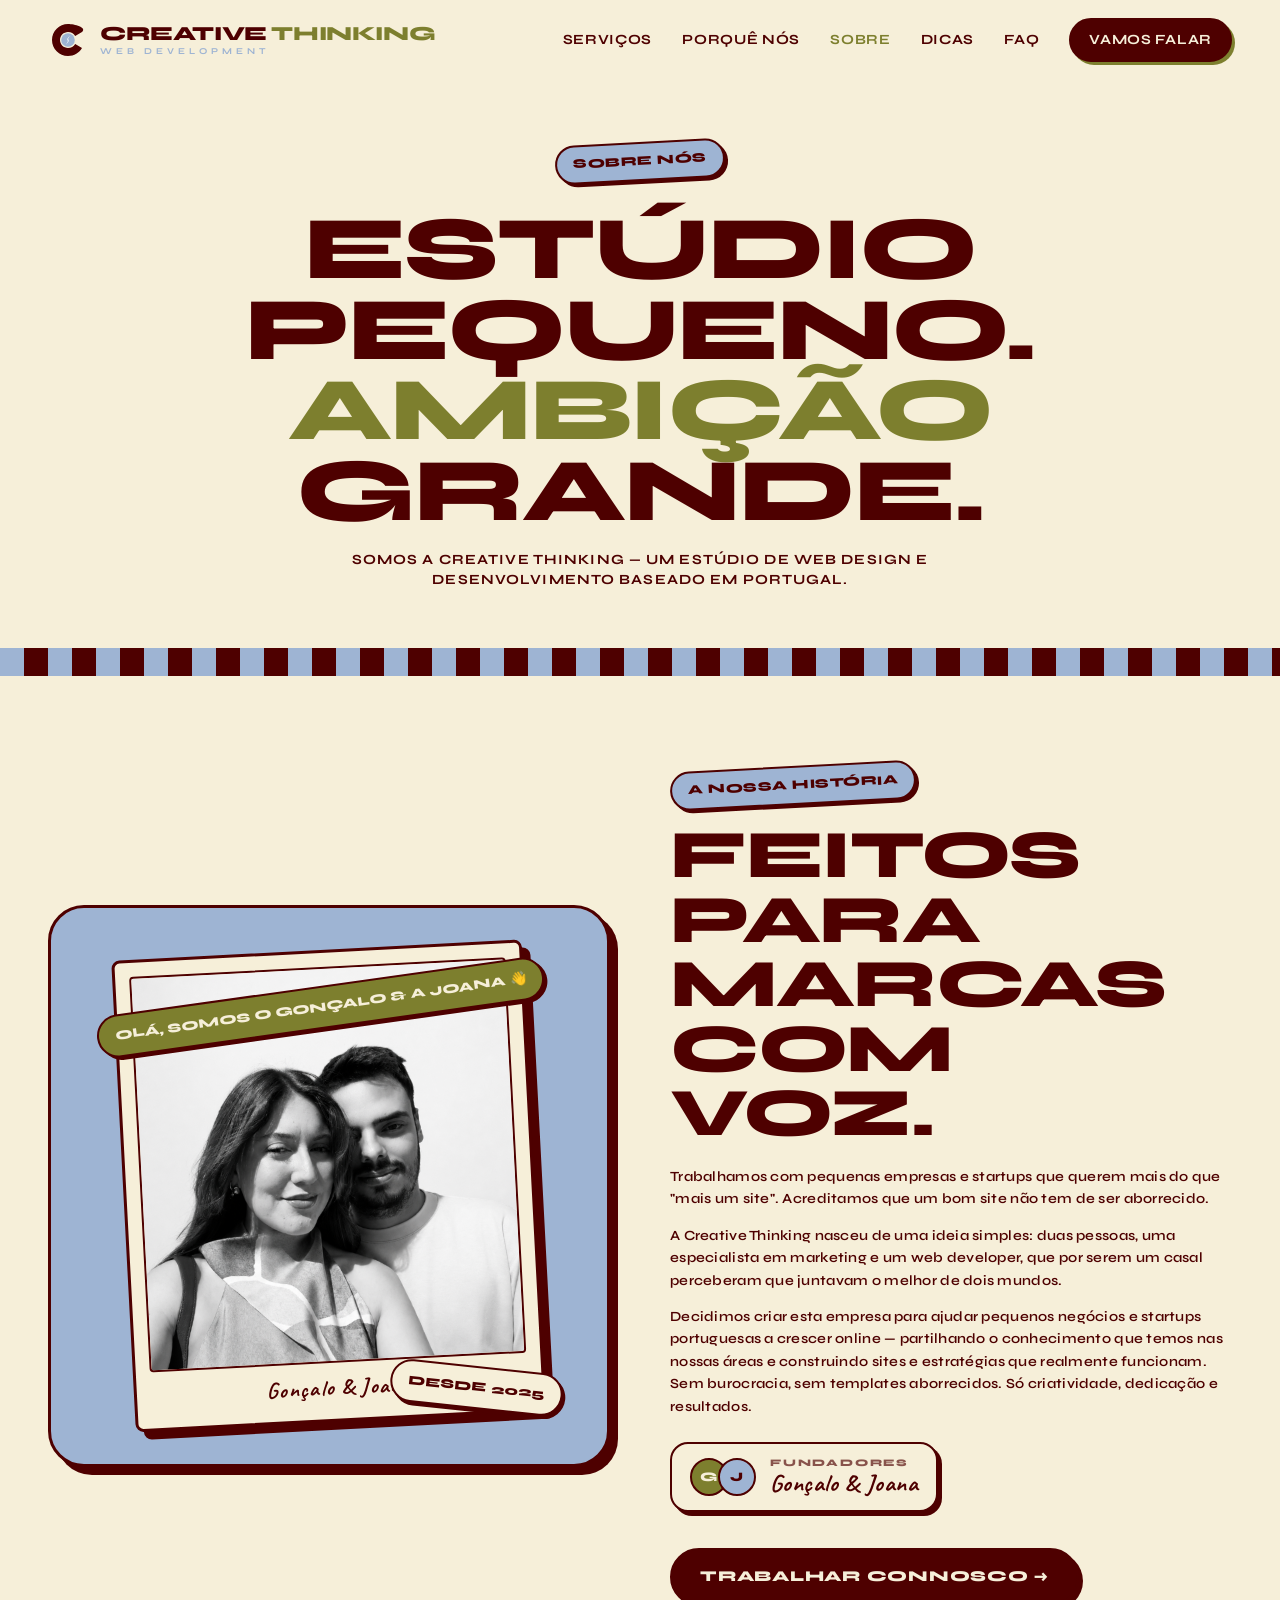
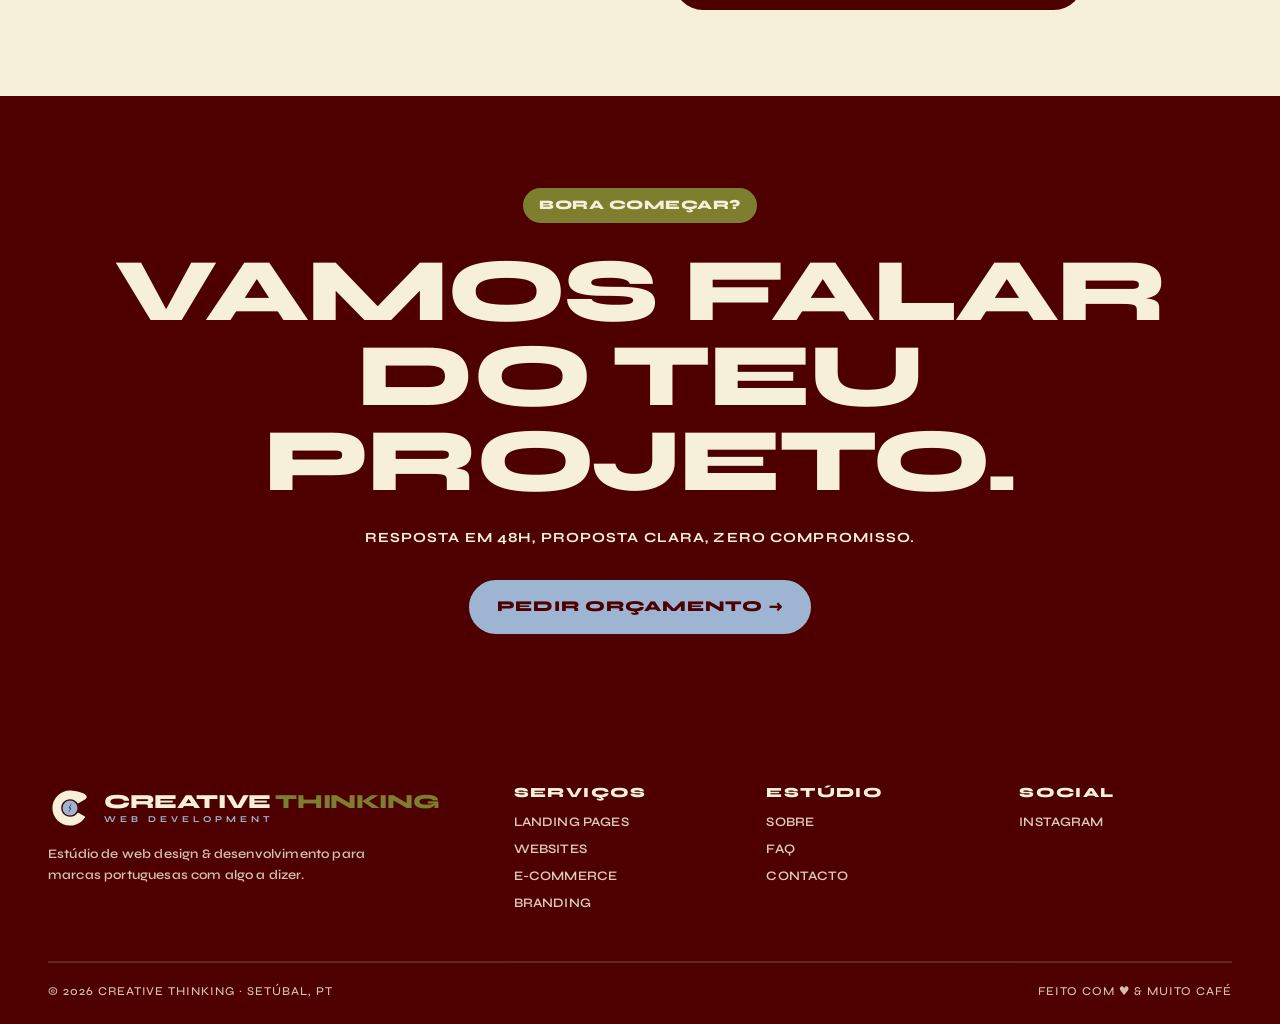
<file: site/sobre.html>
<!doctype html>
<html lang="pt">
<head>
<meta charset="utf-8" />
<meta name="viewport" content="width=device-width,initial-scale=1" />
<title>Sobre — Creative Thinking</title>
<meta name="description" content="Quem somos, como trabalhamos e em que acreditamos." />
<link rel="icon" href="favicon.svg" type="image/svg+xml">
<meta property="og:type" content="website">
<meta property="og:url" content="https://creativethinking.pt/sobre.html">
<meta property="og:title" content="Sobre — Creative Thinking">
<meta property="og:description" content="Quem somos, como trabalhamos e em que acreditamos.">
<meta property="og:image" content="https://creativethinking.pt/og-image.png">
<meta name="twitter:card" content="summary_large_image">
<meta name="theme-color" content="#4E0000">
<link rel="canonical" href="https://creativethinking.pt/sobre.html">
<link rel="preconnect" href="https://fonts.googleapis.com">
<link rel="preconnect" href="https://fonts.gstatic.com" crossorigin>
<link href="https://fonts.googleapis.com/css2?family=Syne:wght@500;700;800&family=Caveat:wght@500;700&display=swap" rel="stylesheet">
<link rel="stylesheet" href="styles.css">
</head>
<body>
<header class="nav" id="nav">
  <div class="container nav-inner">
    <a href="index.html" class="logo" aria-label="Creative Thinking — Início">
      <svg viewBox="0 0 100 100" width="40" height="40" aria-hidden="true">
        <path d="M50 10C27.9 10 10 27.9 10 50s17.9 40 40 40c15.5 0 28.5-8.5 35-20L68 60c-4 6-10 10-18 10-11.1 0-20-8.9-20-20s8.9-20 20-20c8 0 14 4 18 10l17-10C98.5 18.5 65.5 10 50 10Z" fill="#4E0000"/>
        <circle cx="50" cy="50" r="17" fill="#9EB4D3"/>
        <polygon points="55,38 48,51 53,51 45,62 52,49 47,49" fill="#FFFFFF"/>
      </svg>
      <span class="logo-text">
        <span class="row"><span class="a">Creative</span> <span class="b">Thinking</span></span>
        <span class="sub">WEB DEVELOPMENT</span>
      </span>
    </a>
    <nav class="nav-links" id="navLinks" aria-label="Navegação principal">
      <a href="servicos.html">Serviços</a>
      <a href="porque.html">Porquê nós</a>
      <a href="sobre.html" style="color:var(--gold)">Sobre</a>
      <a href="dicas.html">Dicas</a>
      <a href="faq.html">FAQ</a>
      <a href="contacto.html" class="nav-cta">Vamos falar</a>
    </nav>
    <button class="burger" id="burger" aria-label="Abrir menu"><span></span></button>
  </div>
</header>

<section class="hero" style="padding:60px 0 30px">
  <div class="container">
    <div class="badges"><span class="sticker">Sobre nós</span></div>
    <h1 style="font-size:clamp(40px,7vw,90px)">Estúdio pequeno.<br><span class="pop">Ambição</span> grande.</h1>
    <p class="lead">Somos a Creative Thinking — um estúdio de web design e desenvolvimento baseado em Portugal.</p>
  </div>
</section>

<div class="stripes" aria-hidden="true"></div>

<section class="section-cream">
  <div class="container about">
    <div class="about-art reveal" aria-hidden="true">
      <span class="pop p1" style="z-index:2">Olá, somos o Gonçalo &amp; a Joana 👋</span>
      <div class="polaroid">
        <div class="photo">
          <img src="goncalo-joana.png" alt="Gonçalo e Joana, fundadores da Creative Thinking" loading="lazy">
        </div>
        <span class="caption">Gonçalo &amp; Joana</span>
      </div>
      <span class="pop p2" style="z-index:2">Desde 2025</span>
    </div>
    <div class="about-text reveal">
      <span class="sticker">A nossa história</span>
      <h2 style="margin-top:18px">Feitos para<br>marcas com voz.</h2>
      <p>Trabalhamos com pequenas empresas e startups que querem mais do que "mais um site". Acreditamos que um bom site não tem de ser aborrecido.</p>
      <p>A Creative Thinking nasceu de uma ideia simples: duas pessoas, uma especialista em marketing e um web developer, que por serem um casal perceberam que juntavam o melhor de dois mundos.</p>
      <p>Decidimos criar esta empresa para ajudar pequenos negócios e startups portuguesas a crescer online — partilhando o conhecimento que temos nas nossas áreas e construindo sites e estratégias que realmente funcionam. Sem burocracia, sem templates aborrecidos. Só criatividade, dedicação e resultados.</p>
      <div class="signature">
        <div class="avatars">
          <span class="av">G</span>
          <span class="av">J</span>
        </div>
        <div class="who">
          <span class="t">Fundadores</span>
          <span class="n">Gonçalo &amp; Joana</span>
        </div>
      </div>
      <a href="contacto.html" class="btn btn-dark" style="margin-top:18px">Trabalhar connosco →</a>
    </div>
  </div>
</section>

<section class="section-dark final-cta" style="padding:90px 0">
  <div class="container">
    <span class="sticker gold reveal">Bora começar?</span>
    <h2 class="reveal" style="font-size:clamp(40px,7vw,90px)">Vamos falar<br>do teu projeto.</h2>
    <p class="reveal" style="font-size:14px;font-weight:700;letter-spacing:.08em;margin:18px auto 30px;max-width:560px">Resposta em 48h, proposta clara, zero compromisso.</p>
    <div class="cta-row reveal" style="display:flex;gap:16px;justify-content:center;flex-wrap:wrap">
      <a href="contacto.html" class="btn btn-primary">Pedir orçamento →</a>
    </div>
  </div>
</section>

<footer>
  <div class="container">
    <div class="foot">
      <div class="brand">
        <div class="logo">
          <svg viewBox="0 0 100 100" width="44" height="44" aria-hidden="true">
            <path d="M50 10C27.9 10 10 27.9 10 50s17.9 40 40 40c15.5 0 28.5-8.5 35-20L68 60c-4 6-10 10-18 10-11.1 0-20-8.9-20-20s8.9-20 20-20c8 0 14 4 18 10l17-10C98.5 18.5 65.5 10 50 10Z" fill="#F6EFD9"/>
            <circle cx="50" cy="50" r="17" fill="#9EB4D3"/>
            <polygon points="55,38 48,51 53,51 45,62 52,49 47,49" fill="#4E0000"/>
          </svg>
          <span class="logo-text">
            <span class="row" style="color:var(--cream)">Creative <span style="color:var(--gold)">Thinking</span></span>
            <span class="sub" style="color:var(--blue)">WEB DEVELOPMENT</span>
          </span>
        </div>
        <p>Estúdio de web design &amp; desenvolvimento para marcas portuguesas com algo a dizer.</p>
      </div>
      <div><h4>Serviços</h4><a href="servicos.html">Landing Pages</a><a href="servicos.html">Websites</a><a href="servicos.html">E-commerce</a><a href="servicos.html">Branding</a></div>
      <div><h4>Estúdio</h4><a href="sobre.html">Sobre</a><a href="faq.html">FAQ</a><a href="contacto.html">Contacto</a></div>
      <div><h4>Social</h4><a href="https://www.instagram.com/creativethinking.pt/" target="_blank" rel="noopener">Instagram</a></div>
    </div>
    <div class="foot-bottom">
      <span>© 2026 Creative Thinking · Setúbal, PT</span>
      <span>Feito com ♥ &amp; muito café</span>
    </div>
  </div>
</footer>

<script src="script.js"></script>
</body>
</html>
</file>
<file: site/styles.css>
:root{
    --red:#4E0000;
    --gold:#7D7F2E;
    --blue:#9EB4D3;
    --white:#FFFFFF;
    --off:#F9F7F4;
    --cream:#F6EFD9;
    --dark:#0f0000;
  }
  *{box-sizing:border-box;margin:0;padding:0}
  html{scroll-behavior:smooth}
  body{
    font-family:'Syne',system-ui,sans-serif;
    font-weight:500;
    color:var(--red);
    background:var(--cream);
    line-height:1.45;
    -webkit-font-smoothing:antialiased;
    overflow-x:hidden;
    text-transform:uppercase;
    letter-spacing:.01em;
  }
  h1,h2,h3,h4{font-weight:800;line-height:.95;letter-spacing:-.02em;color:var(--red);text-transform:uppercase}
  a{color:inherit;text-decoration:none}
  button{font-family:inherit;cursor:pointer;border:none;background:none;text-transform:uppercase}
  img,svg{display:block;max-width:100%}
  p{font-weight:500}
  .container{max-width:1240px;margin:0 auto;padding:0 28px}

  /* ===== STICKER / BADGE ===== */
  .sticker{
    display:inline-block;background:var(--blue);color:var(--red);
    padding:8px 16px;border-radius:999px;font-weight:800;font-size:13px;
    letter-spacing:.04em;border:2px solid var(--red);
    box-shadow:3px 3px 0 var(--red);
    transform:rotate(-3deg);
  }
  .sticker.gold{background:var(--gold);color:var(--cream)}
  .sticker.cream{background:var(--cream)}

  /* ===== BUTTONS ===== */
  .btn{
    display:inline-flex;align-items:center;gap:10px;
    padding:16px 28px;border-radius:999px;
    font-weight:800;font-size:15px;letter-spacing:.05em;
    border:2px solid var(--red);
    transition:transform .2s ease, box-shadow .2s ease;
    box-shadow:4px 4px 0 var(--red);
  }
  .btn:hover{transform:translate(-2px,-2px);box-shadow:6px 6px 0 var(--red)}
  .btn-primary{background:var(--blue);color:var(--red)}
  .btn-dark{background:var(--red);color:var(--cream);border-color:var(--red)}
  .btn-gold{background:var(--gold);color:var(--cream)}

  /* ===== NAV ===== */
  .nav{position:sticky;top:0;z-index:50;background:var(--cream);padding:18px 0;border-bottom:2px solid transparent;transition:.3s}
  .nav.scrolled{border-color:var(--red);box-shadow:0 4px 0 var(--red)}
  .nav-inner{display:flex;align-items:center;justify-content:space-between;gap:24px}
  .logo{display:flex;align-items:center;gap:12px}
  .logo-text{display:flex;flex-direction:column;line-height:1}
  .logo-text .row{font-weight:800;font-size:20px;letter-spacing:-.02em;text-transform:uppercase}
  .logo-text .row .a{color:var(--red)} .logo-text .row .b{color:var(--gold)}
  .logo-text .sub{font-size:9px;font-weight:700;letter-spacing:4px;color:var(--blue);margin-top:3px}
  .nav-links{display:flex;align-items:center;gap:30px}
  .nav-links a{font-size:14px;font-weight:700;position:relative;letter-spacing:.05em}
  .nav-links a:hover{color:var(--gold)}
  .nav-cta{padding:10px 18px;border-radius:999px;background:var(--red);color:var(--cream);font-weight:800;font-size:13px;border:2px solid var(--red);box-shadow:3px 3px 0 var(--gold);transition:.2s}
  .nav-cta:hover{transform:translate(-2px,-2px);box-shadow:5px 5px 0 var(--gold)}
  .burger{display:none;width:44px;height:44px;border:2px solid var(--red);border-radius:50%;align-items:center;justify-content:center;background:var(--blue)}
  .burger span{display:block;width:18px;height:2px;background:var(--red);position:relative}
  .burger span::before,.burger span::after{content:"";position:absolute;left:0;width:18px;height:2px;background:var(--red)}
  .burger span::before{top:-6px}.burger span::after{top:6px}

  /* ===== HERO ===== */
  .hero{position:relative;padding:40px 0 60px;text-align:center;overflow:hidden}
  .hero .badges{display:flex;justify-content:center;gap:14px;margin-bottom:28px;flex-wrap:wrap}
  .hero .badges .sticker:nth-child(2){transform:rotate(2deg)}
  .hero .badges .sticker:nth-child(3){transform:rotate(-1deg)}
  .hero h1{
    font-size:clamp(44px,8vw,118px);
    color:var(--red);
    margin:8px 0 18px;
    line-height:.9;
    word-wrap:break-word;
  }
  .hero h1 .pop{display:inline-block;color:var(--gold)}
  .hero h1 .blue{color:var(--red);background:var(--blue);padding:0 14px;border-radius:14px;display:inline-block;transform:rotate(-2deg)}
  .hero p.lead{font-size:14px;font-weight:700;letter-spacing:.08em;max-width:680px;margin:0 auto 28px;color:var(--red)}
  .hero .cta-row{display:flex;gap:16px;justify-content:center;flex-wrap:wrap;margin-bottom:50px}

  /* hero "cans" / shapes */
  .hero-shapes{position:relative;height:340px;display:flex;justify-content:center;align-items:flex-end;gap:18px;margin-bottom:30px}
  .can{
    width:120px;height:300px;border-radius:24px 24px 18px 18px;
    background:var(--red);position:relative;
    box-shadow:inset 0 0 0 4px var(--red), 6px 8px 0 rgba(78,0,0,.18);
    overflow:hidden;
    transition:transform .4s ease;
  }
  .can::before{
    content:"";position:absolute;inset:14px 8px;border-radius:14px;
    background:repeating-linear-gradient(90deg,var(--cream) 0 14px,var(--red) 14px 28px);
  }
  .can::after{
    content:"";position:absolute;left:50%;top:42%;transform:translateX(-50%);
    width:88%;height:54px;background:var(--red);border-radius:6px;
    border:2px solid var(--cream);
    z-index:2;
  }
  .can .label{
    position:absolute;left:50%;top:42%;transform:translateX(-50%);
    width:88%;height:54px;display:flex;align-items:center;justify-content:center;
    color:var(--cream);font-size:10px;font-weight:800;letter-spacing:.1em;text-align:center;
    z-index:3;padding:0 6px;
  }
  .can .top{position:absolute;left:0;right:0;top:0;height:14px;background:#bbb;border-bottom:2px solid var(--red);border-radius:24px 24px 0 0;z-index:4}
  .can.c1{transform:rotate(-6deg) translateY(10px);background:#7a1a3a}
  .can.c1::before{background:repeating-linear-gradient(90deg,#f6c1d4 0 14px,#7a1a3a 14px 28px)}
  .can.c2{transform:rotate(2deg);background:var(--red)}
  .can.c3{transform:rotate(-2deg) translateY(8px);background:var(--blue)}
  .can.c3::before{background:repeating-linear-gradient(90deg,var(--cream) 0 14px,var(--blue) 14px 28px)}
  .can.c3 .label,.can.c3::after{background:var(--blue);color:var(--red);border-color:var(--cream)}
  .can.c4{transform:rotate(6deg) translateY(12px);background:var(--gold)}
  .can.c4::before{background:repeating-linear-gradient(90deg,var(--cream) 0 14px,var(--gold) 14px 28px)}
  .can.c4 .label,.can.c4::after{background:var(--gold);color:var(--cream);border-color:var(--cream)}
  .can:hover{transform:translateY(-10px) rotate(0)}

  /* floating stickers */
  .float-sticker{position:absolute;z-index:5;animation:bob 4s ease-in-out infinite}
  .float-sticker.s1{top:20%;left:6%;animation-delay:0s}
  .float-sticker.s2{top:55%;right:7%;animation-delay:1s}
  .float-sticker.s3{top:8%;right:14%;animation-delay:.5s}
  @keyframes bob{0%,100%{transform:translateY(0) rotate(-3deg)}50%{transform:translateY(-12px) rotate(3deg)}}

  /* ===== STRIPES DIVIDER ===== */
  .stripes{height:28px;background:repeating-linear-gradient(90deg,var(--blue) 0 24px,var(--red) 24px 48px)}

  /* ===== MARQUEE ===== */
  .marquee{background:var(--red);color:var(--cream);padding:18px 0;overflow:hidden;border-top:3px solid var(--red);border-bottom:3px solid var(--red)}
  .marquee-track{display:flex;gap:48px;white-space:nowrap;animation:scroll 28s linear infinite;font-weight:800;font-size:22px;letter-spacing:.06em}
  .marquee-track span{display:inline-flex;align-items:center;gap:48px}
  .marquee-track .dot{width:14px;height:14px;background:var(--gold);border-radius:50%;display:inline-block}
  @keyframes scroll{from{transform:translateX(0)}to{transform:translateX(-50%)}}

  /* ===== SECTION SHELLS ===== */
  section{padding:90px 0;position:relative}
  .section-dark{background:var(--red);color:var(--cream)}
  .section-dark h2,.section-dark h3{color:var(--cream)}
  .section-blue{background:var(--blue)}
  .section-gold{background:var(--gold);color:var(--cream)}
  .section-gold h2,.section-gold h3{color:var(--cream)}
  .section-cream{background:var(--cream)}

  .section-head{text-align:center;margin-bottom:60px}
  .section-head .sticker{margin-bottom:20px}
  .section-head h2{font-size:clamp(40px,7vw,84px)}
  .section-head p{margin-top:18px;font-size:14px;font-weight:700;letter-spacing:.08em;max-width:640px;margin-left:auto;margin-right:auto}

  /* ===== BLOB CARDS (services) ===== */
  .blob-grid{display:grid;grid-template-columns:repeat(3,1fr);gap:28px}
  .blob-card{color:var(--red);
    background:var(--cream);border:3px solid var(--red);
    border-radius:120px 120px 28px 28px / 80px 80px 28px 28px;
    padding:42px 30px 34px;text-align:center;
    box-shadow:6px 6px 0 var(--red);
    transition:transform .25s ease, box-shadow .25s ease;
    position:relative;
  }
  .blob-card:hover{transform:translate(-3px,-3px);box-shadow:9px 9px 0 var(--red)}
  .blob-card.gold{background:var(--gold);color:var(--cream)}
  .blob-card.gold h3{color:var(--cream)}
  .blob-card.blue{background:var(--blue)}
  .blob-card .num{
    position:absolute;top:-18px;left:50%;transform:translateX(-50%) rotate(-6deg);
    background:var(--red);color:var(--cream);
    width:42px;height:42px;border-radius:50%;display:flex;align-items:center;justify-content:center;
    font-weight:800;font-size:18px;border:2px solid var(--cream);
  }
  .blob-card h3{font-size:26px;margin:14px 0 10px;line-height:1;color:var(--red)}
  .section-dark .blob-card.gold h3{color:var(--cream)}
  .blob-card p{font-size:13px;font-weight:700;letter-spacing:.04em;line-height:1.5}
  .blob-card .price{margin-top:16px;font-size:11px;letter-spacing:.15em;font-weight:800;opacity:.85}

  /* ===== WHY US (zigzag) ===== */
  .why-grid{display:grid;grid-template-columns:repeat(2,1fr);gap:24px}
  .why-item{color:var(--red);
    background:var(--cream);border:3px solid var(--red);border-radius:24px;
    padding:30px;display:flex;gap:20px;align-items:flex-start;
    box-shadow:5px 5px 0 var(--red);
  }
  .why-item:nth-child(2){background:var(--blue)}
  .why-item:nth-child(3){background:var(--gold);color:var(--cream)}
  .why-item:nth-child(3) h3{color:var(--cream)}
  .why-item:nth-child(4){background:var(--cream)}
  .why-icon{
    flex-shrink:0;width:54px;height:54px;border-radius:50%;
    background:var(--red);color:var(--cream);
    display:flex;align-items:center;justify-content:center;
    font-weight:800;font-size:22px;border:2px solid var(--cream);
    box-shadow:3px 3px 0 var(--red);
  }
  .why-item h3{font-size:22px;margin-bottom:8px}
  .why-item p{font-size:13px;font-weight:600;letter-spacing:.03em;text-transform:none}

  /* ===== ABOUT split ===== */
  .about{display:grid;grid-template-columns:1fr 1fr;gap:60px;align-items:center}
  .about-art{
    background:var(--blue);border:3px solid var(--red);border-radius:36px;
    aspect-ratio:1;position:relative;overflow:hidden;
    box-shadow:8px 8px 0 var(--red);
  }
  .about-art .can{position:absolute;left:50%;top:54%;transform:translate(-50%,-50%) rotate(-4deg);width:140px;height:320px}
  .about-art .pop{position:absolute;background:var(--gold);color:var(--cream);padding:10px 16px;border-radius:999px;font-weight:800;font-size:13px;border:2px solid var(--red);box-shadow:3px 3px 0 var(--red)}
  .about-art .p1{top:14%;left:8%;transform:rotate(-8deg)}
  .about-art .p2{bottom:10%;right:8%;transform:rotate(6deg);background:var(--cream);color:var(--red)}
  .about-text h2{font-size:clamp(40px,6vw,68px);margin-bottom:20px}
  .about-text p{font-size:14px;font-weight:600;line-height:1.6;letter-spacing:.02em;text-transform:none;margin-bottom:14px}

  /* ===== TIPS strip ===== */
  .tips-grid{display:grid;grid-template-columns:repeat(3,1fr);gap:26px}
  .tip{color:var(--red);
    background:var(--cream);border:3px solid var(--red);border-radius:28px;
    padding:30px;box-shadow:6px 6px 0 var(--red);
    transition:.2s;
  }
  .tip:hover{transform:rotate(-1deg)}
  .tip .num{font-size:48px;font-weight:800;color:var(--gold);line-height:1}
  .tip h3{font-size:20px;margin:12px 0 10px}
  .tip p{font-size:13px;font-weight:600;text-transform:none;line-height:1.55}

  /* ===== FAQ ===== */
  .faq-wrap{max-width:820px;margin:0 auto;display:flex;flex-direction:column;gap:14px}
  .faq{color:var(--red);
    background:var(--cream);border:3px solid var(--red);border-radius:22px;
    box-shadow:5px 5px 0 var(--red);overflow:hidden;
  }
  .faq summary{
    list-style:none;padding:22px 26px;cursor:pointer;
    display:flex;justify-content:space-between;align-items:center;gap:20px;
    font-weight:800;font-size:16px;color:var(--red);
  }
  .faq summary::-webkit-details-marker{display:none}
  .faq summary::after{content:"+";font-size:30px;font-weight:800;color:var(--red);transition:transform .25s}
  .faq[open] summary::after{transform:rotate(45deg)}
  .faq[open]{background:var(--blue)}
  .faq .ans{padding:0 26px 22px;font-size:14px;font-weight:600;text-transform:none;line-height:1.6}

  /* ===== CTA ===== */
  .final-cta{text-align:center;padding:120px 0}
  .final-cta h2{font-size:clamp(50px,9vw,120px);margin-bottom:24px}
  .final-cta .sticker{margin-bottom:24px}

  /* ===== FOOTER ===== */
  footer{background:var(--red);color:var(--cream);padding:60px 0 24px}
  .foot{display:grid;grid-template-columns:2fr 1fr 1fr 1fr;gap:40px;margin-bottom:40px}
  .foot h4{color:var(--cream);font-size:14px;letter-spacing:.1em;margin-bottom:14px}
  .foot a{display:block;font-size:13px;font-weight:600;margin-bottom:8px;opacity:.85}
  .foot a:hover{opacity:1;color:var(--gold)}
  .foot .brand p{font-size:13px;font-weight:600;text-transform:none;line-height:1.6;margin-top:14px;opacity:.8;max-width:320px}
  .foot-bottom{border-top:2px solid rgba(255,255,255,.18);padding-top:20px;display:flex;justify-content:space-between;flex-wrap:wrap;gap:14px;font-size:12px;letter-spacing:.08em;opacity:.8}

  /* ===== CONTACT FORM ===== */
  .contact-form{
    background:var(--cream);border:3px solid var(--red);border-radius:32px;
    padding:42px 38px;box-shadow:8px 8px 0 var(--red);
    color:var(--red);
  }
  .form-head{display:flex;align-items:center;gap:14px;flex-wrap:wrap;margin-bottom:8px}
  .form-head h2{font-size:clamp(32px,4.5vw,52px);color:var(--red);line-height:.95}
  .form-sub{font-size:13px;font-weight:700;letter-spacing:.06em;color:var(--red);opacity:.75;margin-bottom:28px}
  .form-grid{display:grid;grid-template-columns:1fr 1fr;gap:20px}
  .field{display:flex;flex-direction:column;gap:8px}
  .field.full{grid-column:1 / -1}
  .field label{
    font-size:11px;font-weight:800;letter-spacing:.14em;color:var(--red);
    display:flex;align-items:center;gap:8px;
  }
  .field label .dot{width:8px;height:8px;border-radius:50%;background:var(--gold);display:inline-block}
  .field input,
  .field textarea,
  .field select{
    font-family:inherit;font-weight:700;font-size:15px;letter-spacing:.02em;
    color:var(--red);background:var(--white);
    border:2px solid var(--red);border-radius:16px;
    padding:14px 18px;text-transform:none;
    box-shadow:3px 3px 0 var(--red);
    transition:transform .15s ease, box-shadow .15s ease, background .15s ease;
    outline:none;width:100%;
  }
  .field textarea{min-height:140px;resize:vertical;line-height:1.5}
  .field input:focus,
  .field textarea:focus,
  .field select:focus{
    transform:translate(-2px,-2px);box-shadow:5px 5px 0 var(--red);
    background:var(--blue);
  }
  .field input::placeholder,
  .field textarea::placeholder{color:var(--red);opacity:.45;font-weight:600}
  .field select{appearance:none;-webkit-appearance:none;background-image:linear-gradient(45deg,transparent 50%,var(--red) 50%),linear-gradient(135deg,var(--red) 50%,transparent 50%);background-position:calc(100% - 22px) 50%,calc(100% - 16px) 50%;background-size:6px 6px,6px 6px;background-repeat:no-repeat;padding-right:44px}

  /* chip-style radios */
  .chips{display:flex;flex-wrap:wrap;gap:10px}
  .chip{position:relative;cursor:pointer}
  .chip input{position:absolute;opacity:0;pointer-events:none}
  .chip span{
    display:inline-block;padding:10px 16px;border-radius:999px;
    background:var(--white);color:var(--red);
    border:2px solid var(--red);font-weight:800;font-size:12px;letter-spacing:.06em;
    box-shadow:3px 3px 0 var(--red);
    transition:.15s ease;
  }
  .chip:hover span{transform:translate(-1px,-1px);box-shadow:4px 4px 0 var(--red)}
  .chip input:checked + span{background:var(--gold);color:var(--cream);border-color:var(--red)}

  .form-actions{display:flex;align-items:center;justify-content:space-between;gap:18px;flex-wrap:wrap;margin-top:8px}
  .form-note{font-size:11px;font-weight:700;letter-spacing:.1em;color:var(--red);opacity:.7}

  .form-success{
    display:none;text-align:center;padding:60px 30px;
  }
  .form-success.show{display:block}
  .form-success .big{font-size:64px;line-height:1;margin-bottom:14px}
  .form-success h3{font-size:32px;margin-bottom:10px}
  .form-success p{font-size:14px;font-weight:700;letter-spacing:.06em;text-transform:none}

  /* Tall contact cards (Email + WhatsApp top of contacto) */
  .contact-top{display:grid;grid-template-columns:1fr 1fr;gap:24px;margin-bottom:48px}
  .contact-card{
    color:var(--red);background:var(--cream);
    border:3px solid var(--red);border-radius:28px;
    padding:32px;display:flex;flex-direction:column;gap:14px;
    box-shadow:6px 6px 0 var(--red);
    transition:transform .2s ease, box-shadow .2s ease;
    text-decoration:none;position:relative;overflow:hidden;
  }
  .contact-card:hover{transform:translate(-3px,-3px);box-shadow:9px 9px 0 var(--red)}
  .contact-card .icon{
    width:64px;height:64px;border-radius:50%;
    background:var(--red);color:var(--cream);
    display:flex;align-items:center;justify-content:center;
    font-weight:800;font-size:26px;border:2px solid var(--cream);
    box-shadow:3px 3px 0 var(--red);
  }
  .contact-card .label{font-size:11px;font-weight:800;letter-spacing:.18em;opacity:.7}
  .contact-card h3{font-size:34px;line-height:.95}
  .contact-card .value{font-size:16px;font-weight:700;letter-spacing:.02em;text-transform:none;margin-top:4px}
  .contact-card .arrow{
    position:absolute;top:24px;right:24px;
    width:44px;height:44px;border-radius:50%;border:2px solid var(--red);
    display:flex;align-items:center;justify-content:center;font-weight:800;font-size:18px;
    background:var(--cream);
  }
  .contact-card.wa{background:var(--gold);color:var(--cream)}
  .contact-card.wa h3{color:var(--cream)}
  .contact-card.wa .icon{background:var(--cream);color:var(--red);border-color:var(--red)}
  .contact-card.wa .arrow{background:var(--cream);color:var(--red)}

  /* Small social row (Instagram / LinkedIn bottom) */
  .socials-row{display:grid;grid-template-columns:1fr 1fr;gap:20px;margin-top:48px}
  .social-pill{
    color:var(--red);background:var(--cream);
    border:3px solid var(--red);border-radius:999px;
    padding:18px 26px;display:flex;align-items:center;gap:16px;
    box-shadow:5px 5px 0 var(--red);text-decoration:none;
    transition:transform .2s ease, box-shadow .2s ease;
  }
  .social-pill:hover{transform:translate(-2px,-2px);box-shadow:7px 7px 0 var(--red)}
  .social-pill .icon{
    width:44px;height:44px;border-radius:50%;
    background:var(--red);color:var(--cream);
    display:flex;align-items:center;justify-content:center;
    font-weight:800;font-size:14px;border:2px solid var(--cream);
    flex-shrink:0;
  }
  .social-pill .meta{display:flex;flex-direction:column;line-height:1.1}
  .social-pill .meta .t{font-size:11px;font-weight:800;letter-spacing:.16em;opacity:.7}
  .social-pill .meta .h{font-size:18px;font-weight:800;letter-spacing:.02em;text-transform:none;margin-top:4px}
  .social-pill.blue{background:var(--blue)}

  @media (max-width:760px){
    .contact-form{padding:30px 22px;border-radius:24px}
    .form-grid{grid-template-columns:1fr}
    .contact-top{grid-template-columns:1fr}
    .socials-row{grid-template-columns:1fr}
    .contact-card .arrow{display:none}
  }

  /* ===== TRUST STRIP ===== */
  .trust-strip{padding:80px 0}
  .trust-grid{display:grid;grid-template-columns:repeat(3,1fr);gap:26px}
  .trust-item{
    background:var(--cream);border:3px solid var(--red);border-radius:28px;
    padding:32px 28px;box-shadow:6px 6px 0 var(--red);
    transition:.2s;
  }
  .trust-item:hover{transform:rotate(-1deg)}
  .trust-item .num{font-size:48px;font-weight:800;color:var(--gold);line-height:1}
  .trust-item h3{font-size:20px;margin:12px 0 10px}
  .trust-item p{font-size:13px;font-weight:600;text-transform:none;line-height:1.55}

  /* ===== FORM VALIDATION ===== */
  form.attempted .field input:invalid,
  form.attempted .field textarea:invalid{
    background:#fde8e8;
    border-color:#c0392b;
    box-shadow:4px 4px 0 #c0392b;
  }
  form.attempted .field input:invalid::placeholder,
  form.attempted .field textarea:invalid::placeholder{opacity:.6}

  /* ===== reveal ===== */
  .reveal{opacity:1;transform:none;transition:opacity .7s ease,transform .7s ease}
  .js .reveal{opacity:0;transform:translateY(30px)}
  .js .reveal.in{opacity:1;transform:none}

  /* ===== POLAROID (about photo) ===== */
  .polaroid{
    position:absolute;left:50%;top:50%;
    transform:translate(-50%,-50%) rotate(-3deg);
    width:74%;background:var(--cream);
    border:3px solid var(--red);border-radius:8px;
    padding:14px 14px 56px;
    box-shadow:8px 8px 0 var(--red);
    display:flex;flex-direction:column;gap:0;
  }
  .polaroid .photo{
    position:relative;aspect-ratio:1/1.05;
    background:repeating-linear-gradient(45deg,var(--blue) 0 14px,#8ea4c3 14px 28px);
    border:2px solid var(--red);border-radius:4px;
    display:flex;align-items:center;justify-content:center;
    overflow:hidden;
  }
  .polaroid .photo img{width:100%;height:100%;object-fit:cover;display:block}
  .polaroid .caption{
    position:absolute;left:0;right:0;bottom:14px;
    text-align:center;font-weight:800;
    letter-spacing:.06em;color:var(--red);
    font-family:'Caveat','Bradley Hand',cursive;
    text-transform:none;font-size:22px;
  }

  /* ===== SIGNATURE ===== */
  .signature{
    display:flex;align-items:center;gap:14px;
    margin:24px 0 18px;padding:14px 18px;
    background:var(--cream);border:2px solid var(--red);border-radius:18px;
    box-shadow:4px 4px 0 var(--red);width:fit-content;
  }
  .signature .avatars{display:flex}
  .signature .av{
    width:38px;height:38px;border-radius:50%;
    border:2px solid var(--red);background:var(--blue);
    display:flex;align-items:center;justify-content:center;
    font-weight:800;font-size:13px;color:var(--red);
    margin-left:-10px;
  }
  .signature .av:first-child{margin-left:0;background:var(--gold);color:var(--cream)}
  .signature .who{display:flex;flex-direction:column;line-height:1.05}
  .signature .who .t{font-size:10px;font-weight:800;letter-spacing:.18em;opacity:.65}
  .signature .who .n{font-size:24px;font-weight:800;letter-spacing:.02em;text-transform:none;font-family:'Caveat','Bradley Hand',cursive;margin-top:2px}

  /* ===== RESPONSIVE ===== */
  @media (max-width:900px){
    .nav-links{display:none;position:absolute;top:100%;left:0;right:0;background:var(--cream);flex-direction:column;padding:24px;border-top:2px solid var(--red);border-bottom:2px solid var(--red);gap:16px}
    .nav-links.open{display:flex}
    .burger{display:flex}
    .nav-cta{display:none}
    .blob-grid,.tips-grid,.why-grid,.trust-grid{grid-template-columns:1fr}
    .about{grid-template-columns:1fr;gap:30px}
    .foot{grid-template-columns:1fr 1fr;gap:30px}
    .hero-shapes{height:240px;gap:8px}
    .can{width:74px;height:200px}
    .can.c1,.can.c4{display:none}
    .float-sticker{display:none}
    section{padding:60px 0}
  }
</file>
